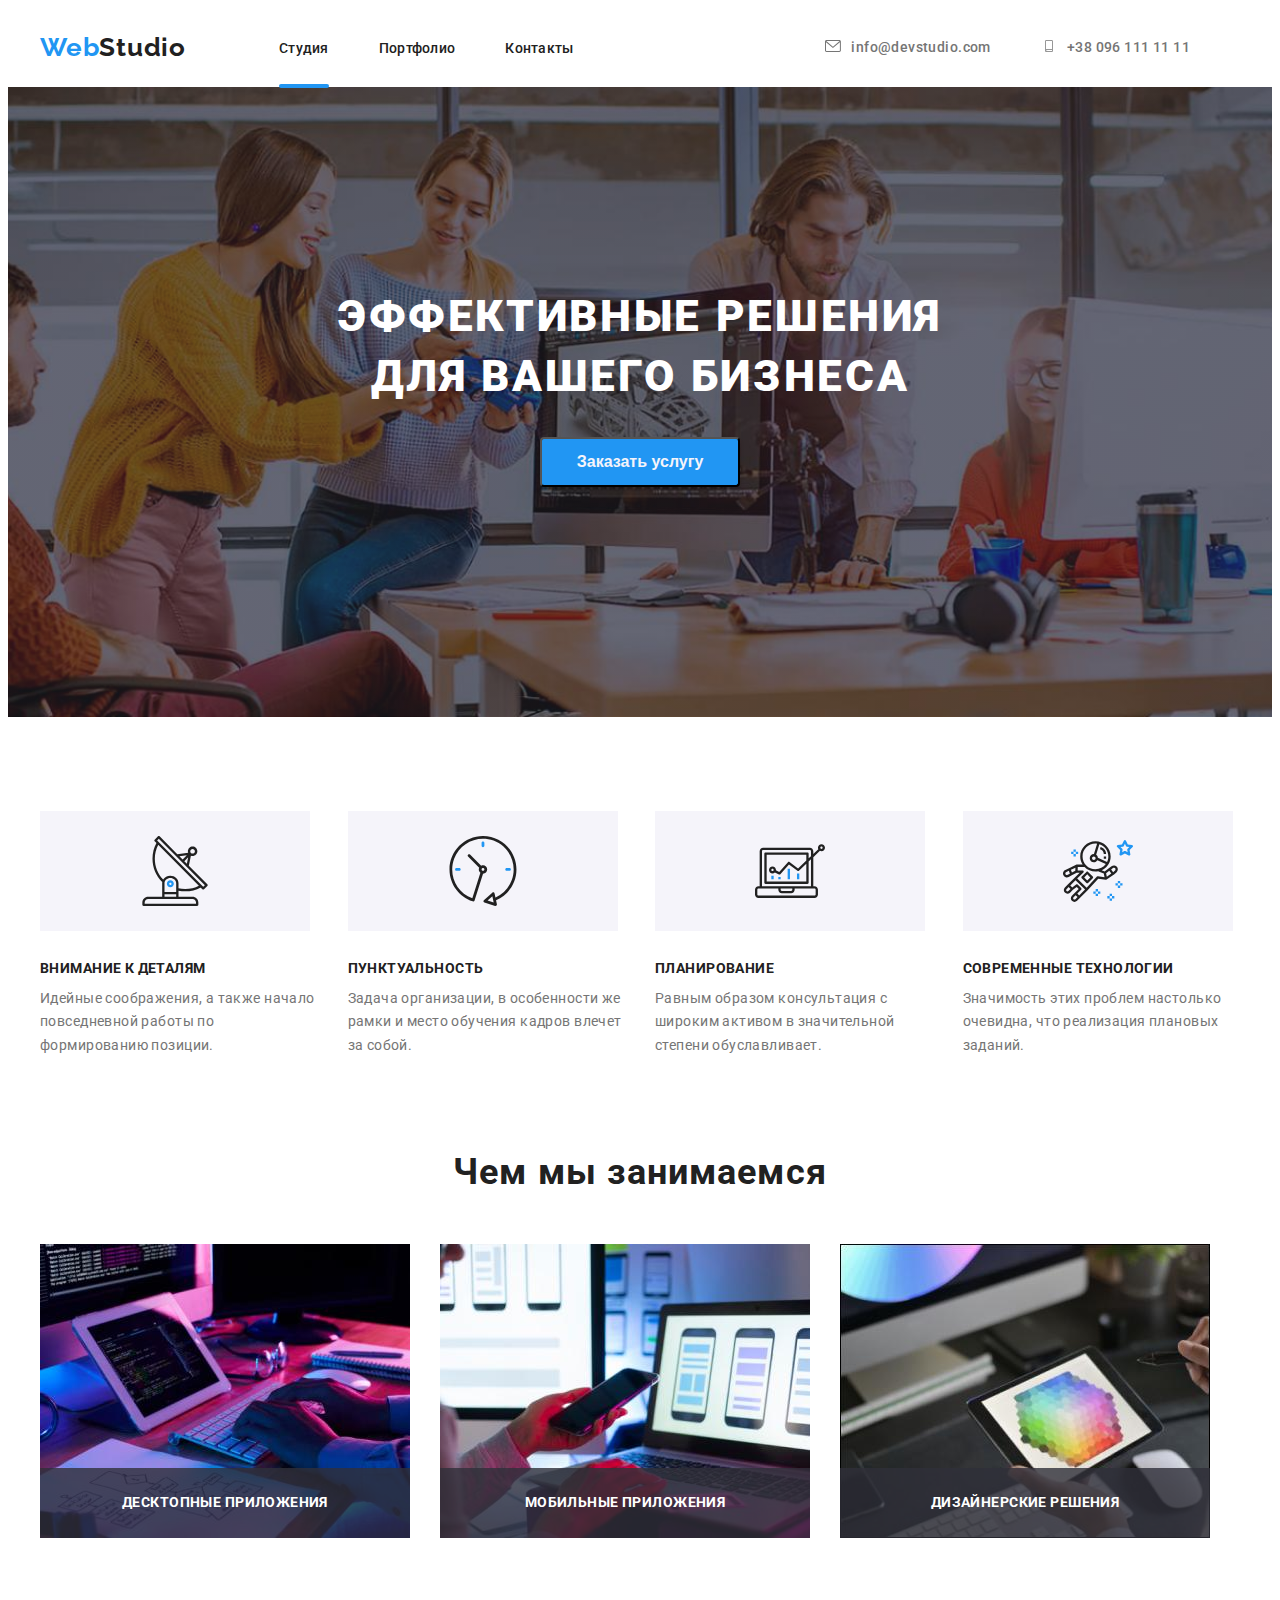
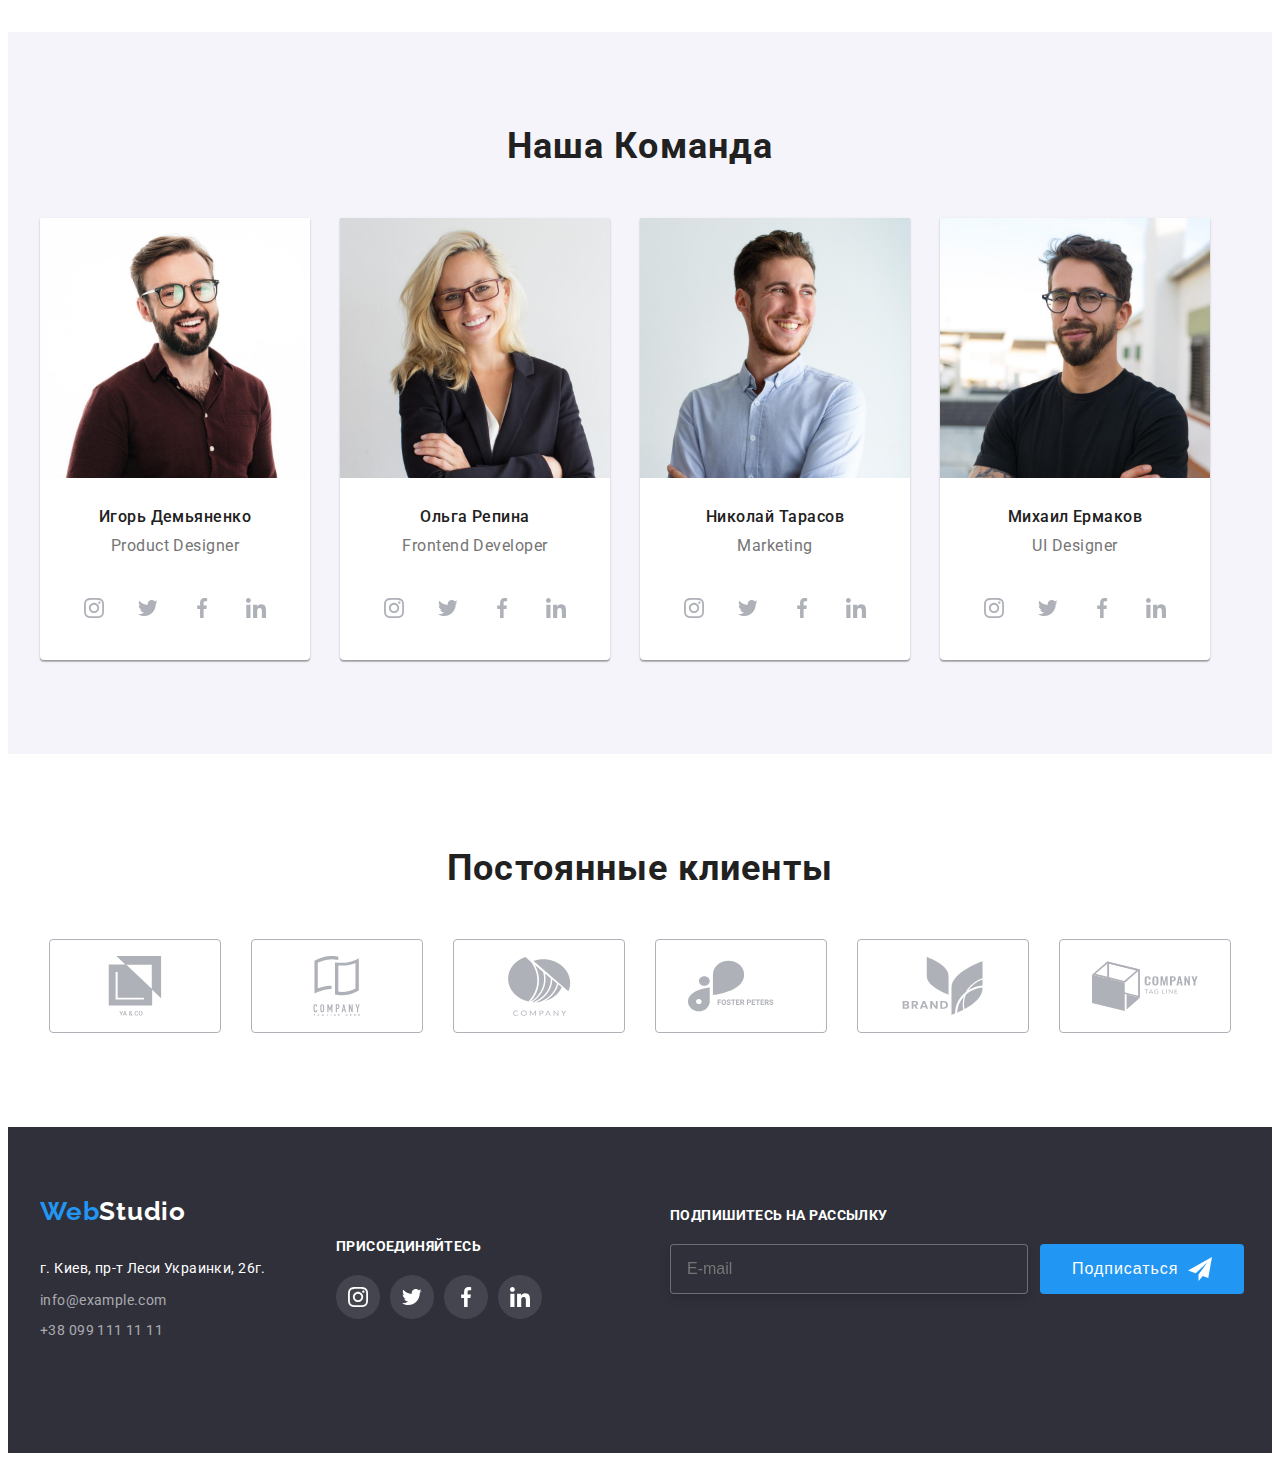
<file: index.html>
<!DOCTYPE html>
<html lang="ru">

<head>
  <meta charset="UTF-8" />
  <meta http-equiv="X-UA-Compatible" content="IE=edge" />
  <meta name="viewport" content="width=device-width, initial-scale=1.0" />
  <title lang="en">Web studio</title>
  <link rel="preconnect" href="https://fonts.googleapis.com" />
  <link rel="preconnect" href="https://fonts.gstatic.com" crossorigin />
  <link href="https://fonts.googleapis.com/css2?family=Raleway:wght@700&family=Roboto:wght@400;500;700;900&display=swap"
    rel="stylesheet" />
  <link rel="stylesheet" href="https://cdnjs.cloudflare.com/ajax/libs/modern-normalize/1.1.0/modern-normalize.min.css"
    integrity="sha512-wpPYUAdjBVSE4KJnH1VR1HeZfpl1ub8YT/NKx4PuQ5NmX2tKuGu6U/JRp5y+Y8XG2tV+wKQpNHVUX03MfMFn9Q=="
    crossorigin="anonymous" referrerpolicy="no-referrer" />
  <link rel="stylesheet" href="css/main.min.css" />

</head>

<body>
  <header class="header">
    <div class="container header-container">
      <nav class="site-nav">
        <div class="logotip">
          <a href="" class="logotip__header-logo link"><span class="logotip__header-logo-web">Web</span>Studio</a>
        </div>
        <ul class="site-nav__list list">
          <li class="site-nav__item list">
            <a class="site-nav__item-link link accent-page" href="index.html">Студия</a>
          </li>
          <li class="site-nav__item list">
            <a class="site-nav__item-link link" href="portfolio.html">Портфолио</a>
          </li>
          <li class="site-nav__item list">
            <a class="site-nav__item-link link" href="">Контакты</a>
          </li>
        </ul>
      </nav>
      <ul class="contact-list list">
        <li class="contact-list__item list">
          <a class="contact-list__link link" href="mailto:info@devstudio.com"><svg class="contact-icon" width="16"
              height="12">
              <use href="./images/sprite-icon.svg#icon-link-mail"></use>
            </svg>info@devstudio.com</a>
        </li>
        <li class="contact-list__item list">
          <a class="contact-list__link link" href="tel:+380961111111"><svg class="contact-icon" width="10" height="16">
              <use href="./images/sprite-icon.svg#icon-link-phone"></use>
            </svg>+38 096 111 11 11</a>
        </li>
      </ul>
    </div>
  </header>
  <main>

    <section class="hero-section">
      <div class="container hero-container">
        <h1 class="hero-title">Эффективные решения для вашего бизнеса</h1>
        <div class="hero-btn">
          <button type="button btn" class="hero-btn__button" data-modal-open>Заказать услугу</button>
        </div>
      </div>
    </section>

    <section class="main-list-section">
      <div class="container main-container">
        <ul class="main-list list">
          <li class="main-list__item">
            <div class="main-list__icon">
              <svg class="main-icon">
                <use href="./images/sprite-icon.svg#icon-antenna">
                </use>
              </svg>
            </div>
            <h3 class="list-title title">Внимание к деталям</h3>
            <p class="main-text">
              Идейные соображения, а также начало повседневной работы по
              формированию позиции.
            </p>
          </li>
          <li class="main-list__item">
            <div class="main-list__icon">
              <svg class="main-icon">
                <use href="./images/sprite-icon.svg#icon-clock">
                </use>
              </svg>
            </div>
            <h3 class="list-title title">Пунктуальность</h3>
            <p class="main-text">
              Задача организации, в особенности же рамки и место обучения
              кадров влечет за собой.
            </p>
          </li>
          <li class="main-list__item">
            <div class="main-list__icon">
              <svg class="main-icon">
                <use href="./images/sprite-icon.svg#icon-diagram">
                </use>
              </svg>
            </div>
            <h3 class="list-title title">Планирование</h3>
            <p class="main-text">
              Равным образом консультация с широким активом в значительной
              степени обуславливает.
            </p>
          </li>
          <li class="main-list__item">
            <div class="main-list__icon">
              <svg class="main-icon">
                <use href="./images/sprite-icon.svg#icon-astronaut">
                </use>
              </svg>
            </div>
            <h3 class="list-title title">Современные технологии</h3>
            <p class="main-text">
              Значимость этих проблем настолько очевидна, что реализация
              плановых заданий.
            </p>
          </li>
        </ul>
    </section>
    </div>

    <section class="project-section">
      <div class="container">
        <h2 class="project-section__title">Чем мы занимаемся</h2>
        <ul class="project-list list">
          <li class="project-list__item">
            <img src="./images/about-1.jpg" alt="набираем сайт" width="370" height="294" />
            <p class="project-list__text">Десктопные приложения</p>
          </li>
          <li class="project-list__item">
            <img src="./images/about-2.jpg" alt="адаптивный сайт" width="370" height="294" />
            <p class="project-list__text">Мобильные приложения</p>
          </li>
          <li class="project-list__item">
            <img src="./images/about-3.jpg" alt="дизайн на планшете" width="370" height="294" />
            <p class="project-list__text">Дизайнерские решения</p>
          </li>
        </ul>
      </div>
    </section>
    <section class="team-section">
      <div class="container team-container">
        <h2 class="team-section__title">Наша Команда</h2>
        <ul class="team-list list">
          <li class="team-list__item">
            <img src="./images/team-1.jpg" alt="дизайнер" width="270" height="260" />
            <div class="team-people-name">
              <h3 class="team-name">Игорь Демьяненко</h3>
              <p class="proffesion" lang="en">Product Designer</p>
              <ul class="social-list list">
                <li class="social-item">
                  <a class="social-link link" href="">
                    <svg class="social-icon">
                      <use href="./images/sprite-icon.svg#icon-instagram"></use>
                    </svg>
                  </a>
                </li>
                <li class="social-item">
                  <a class="social-link link" href="">
                    <svg class="social-icon">
                      <use href="./images/sprite-icon.svg#icon-twitter"></use>
                    </svg>
                  </a>
                </li>
                <li class="social-item">
                  <a class="social-link link" href="">
                    <svg class="social-icon">
                      <use href="./images/sprite-icon.svg#icon-facebook"></use>
                    </svg>
                  </a>
                </li>
                <li class="social-item">
                  <a class="social-link link" href="">
                    <svg class="social-icon">
                      <use href="./images/sprite-icon.svg#icon-linkedin"></use>
                    </svg>
                  </a>
                </li>

              </ul>
            </div>
          </li>
          <li class="team-list__item">
            <img src="./images/team-2.jpg" alt="разработчик" width="270" height="260" />
            <div class="team-people-name">
              <h3 class="team-name">Ольга Репина</h3>
              <p class="proffesion" lang="en">Frontend Developer</p>
              <ul class="team-list social-list list">
                <li class="social-item">
                  <a class="social-link link" href="">
                    <svg class="social-icon">
                      <use href="./images/sprite-icon.svg#icon-instagram"></use>
                    </svg>
                  </a>
                </li>
                <li class="social-item">
                  <a class="social-link link" href="">
                    <svg class="social-icon">
                      <use href="./images/sprite-icon.svg#icon-twitter"></use>
                    </svg>
                  </a>
                </li>
                <li class="social-item">
                  <a class="social-link link" href="">
                    <svg class="social-icon">
                      <use href="./images/sprite-icon.svg#icon-facebook"></use>
                    </svg>
                  </a>
                </li>
                <li class="social-item">
                  <a class="social-link link" href="">
                    <svg class="social-icon">
                      <use href="./images/sprite-icon.svg#icon-linkedin"></use>
                    </svg>
                  </a>
                </li>

              </ul>
            </div>
          </li>
          <li class="team-list__item">
            <img src="./images/team-3.jpg" alt="маркетинг" width="270" height="260" />
            <div class="team-people-name">
              <h3 class="team-name">Николай Тарасов</h3>
              <p class="proffesion" lang="en">Marketing</p>
              <ul class="team-list social-list list">
                <li class="social-item">
                  <a class="social-link link" href="">
                    <svg class="social-icon">
                      <use href="./images/sprite-icon.svg#icon-instagram"></use>
                    </svg>
                  </a>
                </li>
                <li class="social-item">
                  <a class="social-link link" href="">
                    <svg class="social-icon">
                      <use href="./images/sprite-icon.svg#icon-twitter"></use>
                    </svg>
                  </a>
                </li>
                <li class="social-item">
                  <a class="social-link link" href="">
                    <svg class="social-icon">
                      <use href="./images/sprite-icon.svg#icon-facebook"></use>
                    </svg>
                  </a>
                </li>
                <li class="social-item">
                  <a class="social-link link" href="">
                    <svg class="social-icon">
                      <use href="./images/sprite-icon.svg#icon-linkedin"></use>
                    </svg>
                  </a>
                </li>

              </ul>
            </div>
          </li>
          <li class="team-list__item">
            <img src="./images/team-4.jpg" alt="дизайнер" width="270" height="260" />
            <div class="team-people-name">
              <h3 class="team-name">Михаил Ермаков</h3>
              <p class="proffesion" lang="en">UI Designer</p>
              <ul class="team-list social-list list">
                <li class="social-item">
                  <a class="social-link link" href="">
                    <svg class="social-icon">
                      <use href="./images/sprite-icon.svg#icon-instagram"></use>
                    </svg>
                  </a>
                </li>
                <li class="social-item">
                  <a class="social-link link" href="">
                    <svg class="social-icon">
                      <use href="./images/sprite-icon.svg#icon-twitter"></use>
                    </svg>
                  </a>
                </li>
                <li class="social-item">
                  <a class="social-link link" href="">
                    <svg class="social-icon">
                      <use href="./images/sprite-icon.svg#icon-facebook"></use>
                    </svg>
                  </a>
                </li>
                <li class="social-item">
                  <a class="social-link link" href="">
                    <svg class="social-icon">
                      <use href="./images/sprite-icon.svg#icon-linkedin"></use>
                    </svg>
                  </a>
                </li>

              </ul>
            </div>
          </li>

        </ul>
      </div>
    </section>
    <section class="clients-section">
      <div class="clients-container conatainer">
        <h1 class="clients-section__title">Постоянные клиенты</h1>
        <ul class="clients-list list">
          <li class="clients-list__item">
            <a class="clients-link link" href="">
              <svg class="clients-link__icon">
                <use href="./images/sprite-icon.svg#icon-clints-1"></use>
              </svg>
            </a>
          </li>
          <li class="clients-list__item">
            <a class="clients-link link" href="">
              <svg class="clients-link__icon">
                <use href="./images/sprite-icon.svg#icon-clints-2"></use>
              </svg>
            </a>
          </li>
          <li class="clients-list__item">
            <a class="clients-link link" href="">
              <svg class="clients-link__icon">
                <use href="./images/sprite-icon.svg#icon-clints-3"></use>
              </svg>
            </a>
          </li>
          <li class="clients-list__item">
            <a class="clients-link link" href="">
              <svg class="clients-link__icon">
                <use href="./images/sprite-icon.svg#icon-clints-4"></use>
              </svg>
            </a>
          </li>
          <li class="clients-list__item">
            <a class="clients-link link" href="">
              <svg class="clients-link__icon">
                <use href="./images/sprite-icon.svg#icon-clints-5"></use>
              </svg>
            </a>
          </li>
          <li class="clients-list__item">
            <a class="clients-link link" href="">
              <svg class="clients-link__icon">
                <use href="./images/sprite-icon.svg#icon-clints-6"></use>
              </svg>
            </a>
          </li>
        </ul>
      </div>
    </section>
  </main>
  <footer class="footer list">
    <div class="container footer-container">
      <address>
        <div class="footer-logo">
          <a class="footer-logo_link link" href=""><span class="logotip__header-logo-web">Web</span>Studio</a>
        </div>
        <ul class="list contact footer-link">
          <li class="footer-item">
            <a class="address link" href="">г. Киев, пр-т Леси Украинки, 26г.</a>
          </li>
          <li class="footer-item__link">
            <a class="contact-link footer-contact link" href="mailto:info@example.com">info@example.com</a>
          </li>
          <li class="footer-item__link">
            <a class="contact-link footer-contact link" href="tel:+380991111111">+38 099 111 11 11</a>
          </li>
        </ul>
      </address>
      <div class="footer-social-container">
        <h3 class="footer-title">ПРИСОЕДИНЯЙТЕСЬ</h3>
        <ul class="footer-social-list list">
          <li class="footer-social-list__item footer-item">
            <a class="footer-social-link" href="">
              <svg class="footer-icon">
                <use href="./images/sprite-icon.svg#icon-instagram"></use>
              </svg>
            </a>
          </li>
          <li class="footer-social-list__item">
            <a class="footer-social-link" href="">
              <svg class="footer-icon">
                <use href="./images/sprite-icon.svg#icon-twitter"></use>
              </svg>
            </a>
          </li>
          <li class="footer-social-list__item">
            <a class="footer-social-link" href="">
              <svg class="footer-icon">
                <use href="./images/sprite-icon.svg#icon-facebook"></use>
              </svg>
            </a>
          </li>
          <li class="footer-social-list__item">
            <a class="footer-social-link" href="">
              <svg class="footer-icon">
                <use href="./images/sprite-icon.svg#icon-linkedin"></use>
              </svg>
            </a>
          </li>
        </ul>
      </div>
      <div class="footer-form">
        <p class="footer-form__title">Подпишитесь на рассылку</p>
        <form action class="form-email">
          <input type="email" class="form-in-email" name="email" id="email" placeholder="E-mail">
          <button type="submit" class="form-button">Подписаться
            <svg class="form-svg">
              <use href="./images/sprite-icon.svg#icon-icon-send"></use>
            </svg>
          </button>
        </form>
      </div>
    </div>
  </footer>
  <div class="backbox is-hidden" data-modal="">
    <div class="modal">
      <button type="button" class="close-btn" data-modal-close="">
        <svg class="close-svg">
          <use href="./images/sprite-icon.svg#icon-close"></use>
        </svg>
      </button>
      <p class="modal-title">Оставьте свои данные, мы вам перезвоним</p>
      <form action class="modal-form-list">
        <div class="modal-form-item">
          <label for="user-name" class="modal-text-item">Имя</label>
          <input type="text" name="user-name" id="user-name" required class="modal-list-contact">
          <span class="modal-svg">
            <svg class="modal-contact-svg">
              <use href="./images/sprite-icon.svg#icon-Vector"></use>
            </svg>
          </span>
        </div>
        <div class="modal-form-item">
          <label for="user-tel" class="modal-text-item">Телефон</label>
          <input type="tel" name="user-tel" id="user-tel" required class="modal-list-contact">
          <span class="modal-svg">
            <svg class="modal-contact-svg">
              <use href="./images/sprite-icon.svg#icon-phonemodal"></use>
            </svg>
          </span>
        </div>
        <div class="modal-form-item">
          <label for="user-email" class="modal-text-item">Почта</label>
          <input type="email" name="user-email" id="user-email" required class="modal-list-contact">
          <span class="modal-svg">
            <svg class="modal-contact-svg">
              <use href="./images/sprite-icon.svg#icon-mailmodal"></use>
            </svg>
          </span>
        </div>
        <div class="user-coment-form">
          <label for="user-coment" class="modal-text-item">Комментарий</label>
          <textarea name="user-coment" id="user-coment" placeholder="Введите текст" class="text-area"></textarea>
        </div>
        <input type="checkbox" id="modal-checkbox" class="modal-checkbox form-checkbox">
        <label for="modal-checkbox" class="checkbox-text">
          <span>
            <svg width="11px" height="8px" class="modal-checkbox-svg">
              <use href="./images/sprite-icon.svg#icon-icon-check"></use>
            </svg>
          </span> Соглашаюсь с рассылкой и принимаю
          <a href="" class="modal-checbox-link">Условия договора</a>
        </label>
        <button type="submit" class="button-modal-list">Отправить</button>
      </form>
    </div>
  </div>
  <script src="./js/modal.js"></script>
</body>

</html>
</file>
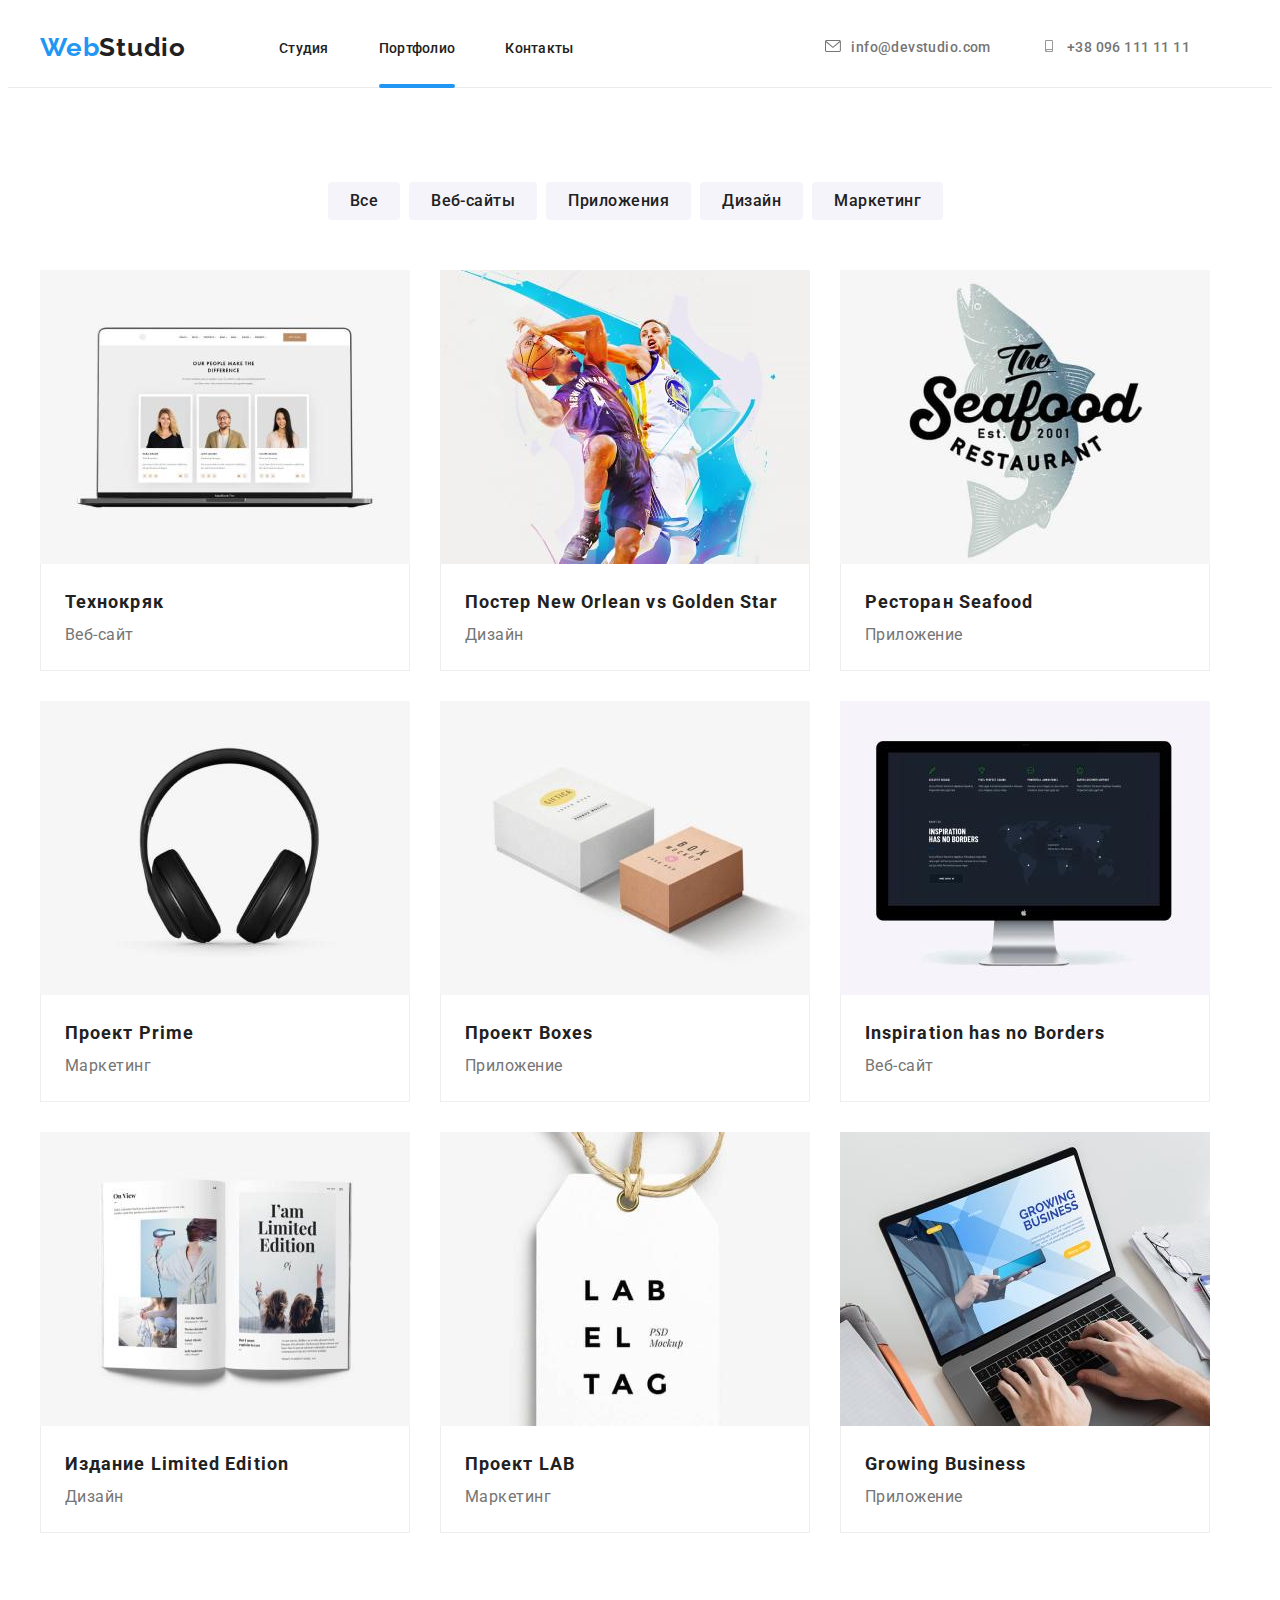
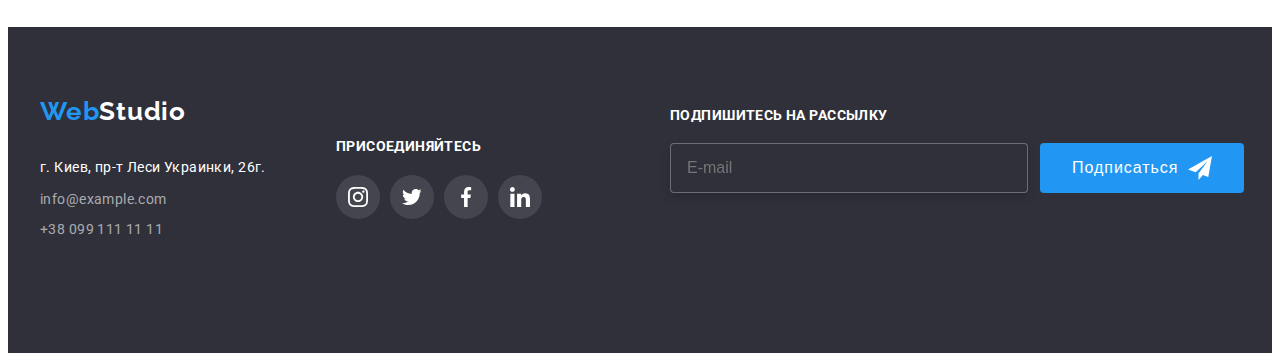
<file: portfolio.html>
<!DOCTYPE html>
<html lang="ru">

<head>
  <meta charset="UTF-8" />
  <meta http-equiv="X-UA-Compatible" content="IE=edge" />
  <meta name="viewport" content="width=device-width, initial-scale=1.0" />
  <title lang="en">Portfolio</title>
  <link rel="preconnect" href="https://fonts.googleapis.com" />
  <link rel="preconnect" href="https://fonts.gstatic.com" crossorigin />
  <link href="https://fonts.googleapis.com/css2?family=Raleway:wght@700&family=Roboto:wght@400;500;700;900&display=swap"
    rel="stylesheet" />
  <link rel="stylesheet" href="https://cdnjs.cloudflare.com/ajax/libs/modern-normalize/1.1.0/modern-normalize.min.css"
    integrity="sha512-wpPYUAdjBVSE4KJnH1VR1HeZfpl1ub8YT/NKx4PuQ5NmX2tKuGu6U/JRp5y+Y8XG2tV+wKQpNHVUX03MfMFn9Q=="
    crossorigin="anonymous" referrerpolicy="no-referrer" />
  <link rel="stylesheet" href="css/main.min.css" />
</head>

<body>
  <header class="header-section">
    <div class="container header-container">
      <nav class="site-nav">
        <div class="logotip">
          <a href="" class="logotip__header-logo link"><span class="logotip__header-logo-web">Web</span>Studio</a>
        </div>
        <ul class="site-nav__list list">
          <li class="site-nav__item list">
            <a class="site-nav__item-link link" href="index.html">Студия</a>
          </li>
          <li class="site-nav__item list">
            <a class="site-nav__item-link accent-page link" href="portfolio.html">Портфолио</a>
          </li>
          <li class="site-nav__item list">
            <a class="site-nav__item-link link" href="">Контакты</a>
          </li>
        </ul>
      </nav>
      <ul class="contact-list list">
        <li class="contact-list__item list">
          <a class="contact-list__link link" href="mailto:info@devstudio.com"><svg class="contact-icon" width="16"
              height="12">
              <use href="./images/sprite-icon.svg#icon-link-mail"></use>
            </svg>info@devstudio.com</a>
        </li>
        <li class="contact-list__item list">
          <a class="contact-list__link link" href="tel:+380961111111"><svg class="contact-icon" width="10" height="16">
              <use href="./images/sprite-icon.svg#icon-link-phone"></use>
            </svg>+38 096 111 11 11</a>
        </li>
      </ul>
    </div>
  </header>
  <main>
    <section class="portfolio-section">

      <h2 hidden>main-nav</h2>
      <div class="container button-container">
        <ul class="button-list list">
          <li class="btn-item">
            <button class="button-prof btn" type="button">Все</button>
          </li>
          <li class="btn-item">
            <button class="button-prof btn" type="button">Веб-сайты</button>
          </li>
          <li class="btn-item">
            <button class="button-prof btn" type="button">
              Приложения
            </button>
          </li>
          <li class="btn-item">
            <button class="button-prof btn" type="button">Дизайн</button>
          </li>
          <li class="btn-item">
            <button class="button-prof btn" type="button">Маркетинг</button>
          </li>
        </ul>
      </div>
      <div class="project-container cotainer">
        <h2 hidden>Project</h2>
        <ul class="projects-list">
          <li class="project-item">
            <div class="project-cart">
              <a class="project-link" href="">
                <img src="./images/project-1.jpg" alt="Ноутбук" width="370" height="294" />
                <p class="top-project-text">Технокряк это современная площадка распространения коронавируса. Компании
                  используют эту платформу для цифрового шпионажа и атак на защищённые сервера конкурентов.</p>
            </div>
            <div class="pjoject-text">
              <h3 class="project-name">Технокряк</h3>
              <p class="project-title">Веб-сайт</p></a>
            </div>
          </li>
          <li class="project-item">
            <div class="project-cart">
              <a class="project-link" href="">
                <img src="./images/project-2.jpg" alt="Баскетболисты" width="370" height="294" />
                <p class="top-project-text">Технокряк это современная площадка распространения коронавируса. Компании
                  используют эту платформу для цифрового шпионажа и атак на защищённые сервера конкурентов.</p>
            </div>
            <div class="pjoject-text">
              <h3 class="project-name">Постер New Orlean vs Golden Star</h3>
              <p class="project-title">Дизайн</p></a>
            </div>
          </li>
          <li class="project-item">
            <div class="project-cart">
              <a class="project-link" href="">
                <img src="./images/project-3.jpg" alt="Логотип с рыбой" width="370" height="294" />
                <p class="top-project-text">Технокряк это современная площадка распространения коронавируса. Компании
                  используют эту платформу для цифрового шпионажа и атак на защищённые сервера конкурентов.</p>
            </div>
            <div class="pjoject-text">
              <h3 class="project-name">Ресторан Seafood</h3>
              <p class="project-title">Приложение</p>
              </a>
            </div>
          </li>
          <li class="project-item">
            <div class="project-cart">
              <a class="project-link" href=""><img src="./images/project-4.jpg" alt="Наушники" width="370"
                  height="294" />
                <p class="top-project-text">Технокряк это современная площадка распространения коронавируса. Компании
                  используют эту платформу для цифрового шпионажа и атак на защищённые сервера конкурентов.</p>
            </div>
            <div class="pjoject-text">
              <h3 class="project-name">Проект Prime</h3>
              <p class="project-title">Маркетинг</p></a>
            </div>
          </li>
          <li class="project-item">
            <div class="project-cart">
              <a class="project-link" href="">
                <img src="./images/project-5.jpg" alt="Коробки" width="370" height="294" />
                <p class="top-project-text">Технокряк это современная площадка распространения коронавируса. Компании
                  используют эту платформу для цифрового шпионажа и атак на защищённые сервера конкурентов.</p>
            </div>
            <div class="pjoject-text">
              <h3 class="project-name">Проект Boxes</h3>
              <p class="project-title">Приложение</p></a>
            </div>
          </li>
          <li class="project-item">
            <div class="project-cart">
              <a class="project-link" href=""><img src="./images/project-6.jpg" alt="Монитор" width="370"
                  height="294" />
                <p class="top-project-text">Технокряк это современная площадка распространения коронавируса. Компании
                  используют эту платформу для цифрового шпионажа и атак на защищённые сервера конкурентов.</p>
            </div>
            <div class="pjoject-text">
              <h3 class="project-name">Inspiration has no Borders</h3>
              <p class="project-title">Веб-сайт</p>
              </a>
            </div>
          </li>
          <li class="project-item">
            <div class="project-cart">
              <a class="project-link" href=""><img src="./images/project-7.jpg" alt="Книга" width="370" height="294" />
                <p class="top-project-text">Технокряк это современная площадка распространения коронавируса. Компании
                  используют эту платформу для цифрового шпионажа и атак на защищённые сервера конкурентов.</p>
            </div>
            <div class="pjoject-text">
              <h3 class="project-name">Издание Limited Edition</h3>
              <p class="project-title">Дизайн</p>
              </a>
            </div>
          </li>
          <li class="project-item">
            <div class="project-cart">
              <a class="project-link" href="">
                <img src="./images/project-8.jpg" alt="Бирка" width="370" height="294" />
                <p class="top-project-text">Технокряк это современная площадка распространения коронавируса. Компании
                  используют эту платформу для цифрового шпионажа и атак на защищённые сервера конкурентов.</p>
            </div>
            <div class="pjoject-text">
              <h3 class="project-name">Проект LAB</h3>
              <p class="project-title">Маркетинг</p>
              </a>
            </div>
          </li>
          <li class="project-item">
            <div class="project-cart">
              <a class="project-link" href="">
                <img src="./images/project-9.jpg" alt="Ноутбук" width="370" height="294" />
                <p class="top-project-text">Технокряк это современная площадка распространения коронавируса. Компании
                  используют эту платформу для цифрового шпионажа и атак на защищённые сервера конкурентов.</p>
            </div>
            <div class="pjoject-text">
              <h3 class="project-name">Growing Business</h3>
              <p class="project-title">Приложение</p>
              </a>
            </div>
          </li>
        </ul>
      </div>
      </div>
    </section>
  </main>
  <footer class="footer list">
    <div class="container footer-container">
      <address>
        <div class="footer-logo">
          <a class="footer-logo_link link" href=""><span class="logotip__header-logo-web">Web</span>Studio</a>
        </div>
        <ul class="list contact footer-link">
          <li class="footer-item">
            <a class="address link" href="">г. Киев, пр-т Леси Украинки, 26г.</a>
          </li>
          <li class="footer-item__link">
            <a class="contact-link footer-contact link" href="mailto:info@example.com">info@example.com</a>
          </li>
          <li class="footer-item__link">
            <a class="contact-link footer-contact link" href="tel:+380991111111">+38 099 111 11 11</a>
          </li>
        </ul>
      </address>
      <div class="footer-social-container">
        <h3 class="footer-title">ПРИСОЕДИНЯЙТЕСЬ</h3>
        <ul class="footer-social-list list">
          <li class="footer-social-list__item footer-item">
            <a class="footer-social-link" href="">
              <svg class="footer-icon">
                <use href="./images/sprite-icon.svg#icon-instagram"></use>
              </svg>
            </a>
          </li>
          <li class="footer-social-list__item">
            <a class="footer-social-link" href="">
              <svg class="footer-icon">
                <use href="./images/sprite-icon.svg#icon-twitter"></use>
              </svg>
            </a>
          </li>
          <li class="footer-social-list__item">
            <a class="footer-social-link" href="">
              <svg class="footer-icon">
                <use href="./images/sprite-icon.svg#icon-facebook"></use>
              </svg>
            </a>
          </li>
          <li class="footer-social-list__item">
            <a class="footer-social-link" href="">
              <svg class="footer-icon">
                <use href="./images/sprite-icon.svg#icon-linkedin"></use>
              </svg>
            </a>
          </li>
        </ul>
      </div>
      <div class="footer-form">
        <p class="footer-form__title">Подпишитесь на рассылку</p>
        <form action class="form-email">
          <input type="email" class="form-in-email" name="email" id="email" placeholder="E-mail">
          <button type="submit" class="form-button">Подписаться
            <svg class="form-svg">
              <use href="./images/sprite-icon.svg#icon-icon-send"></use>
            </svg>
          </button>
        </form>
      </div>
    </div>
  </footer>
</body>

</html>
</file>
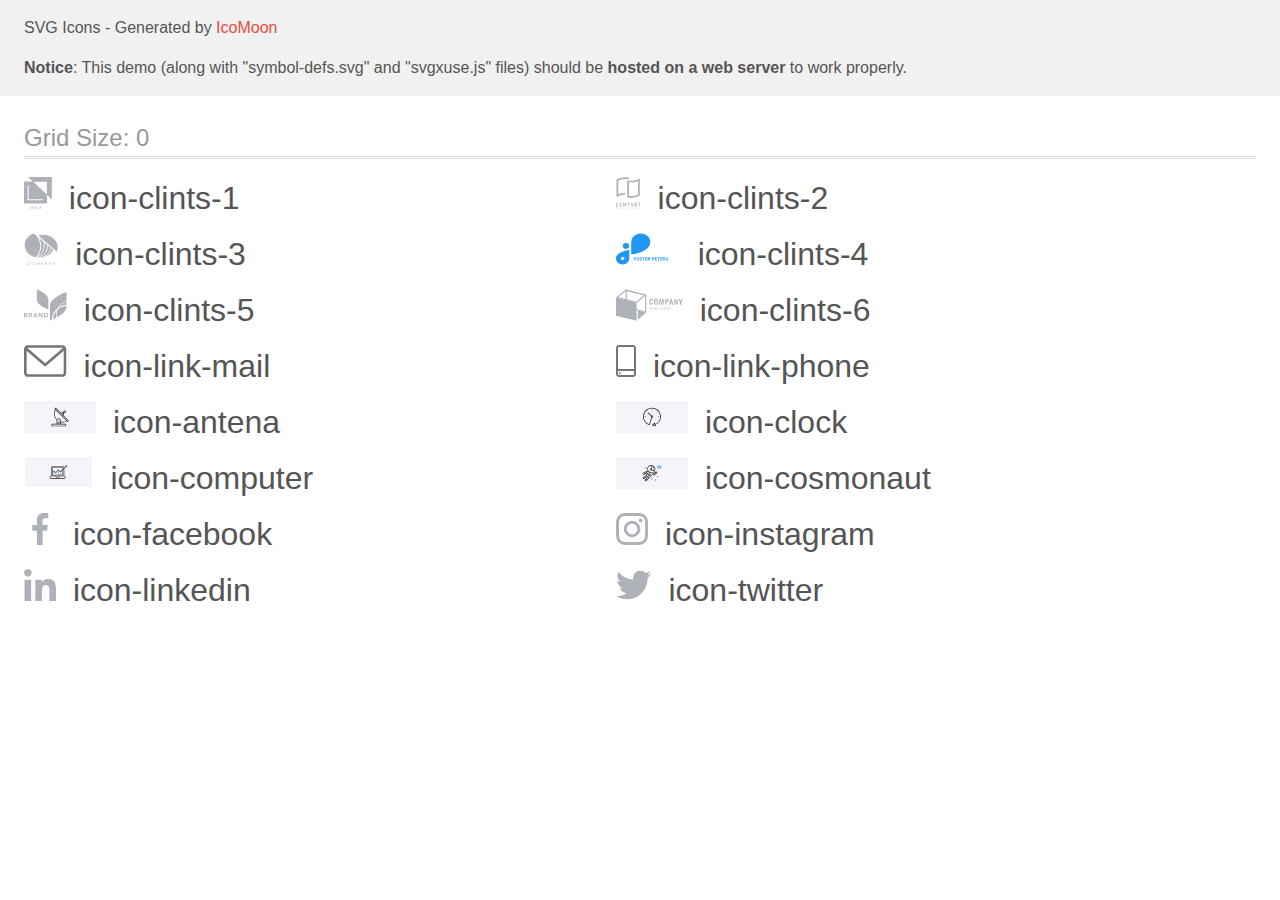
<file: images/icomoon/demo-external-svg.html>
<!doctype html>
<html>
<head>
    <title>IcoMoon - SVG Icons</title>
    <meta charset="utf-8">
    <meta name="viewport" content="width=device-width, initial-scale=1">
    <link rel="stylesheet" href="demo-files/demo.css">
    <link rel="stylesheet" href="style.css">
</head>
<body>
<header class="bgc1 clearfix">
<div class="mhl">
    <p>SVG Icons - Generated by <a href="https://icomoon.io/app">IcoMoon</a></p><p><strong>Notice</strong>: This demo (along with "symbol-defs.svg" and "svgxuse.js" files) should be <b>hosted on a web server</b> to work properly.</p>
</div>
</header>
    <div class="clearfix mhl ptl">
        <h1 class="mvm mtn fgc1">Grid Size: 0</h1>
        <div class="glyph fs1">
            <div class="clearfix pbs">
                <svg class="icon icon-clints-1"><use xlink:href="symbol-defs.svg#icon-clints-1"></use></svg><span class="name"> icon-clints-1</span>
            </div>
        </div>
        <div class="glyph fs1">
            <div class="clearfix pbs">
                <svg class="icon icon-clints-2"><use xlink:href="symbol-defs.svg#icon-clints-2"></use></svg><span class="name"> icon-clints-2</span>
            </div>
        </div>
        <div class="glyph fs1">
            <div class="clearfix pbs">
                <svg class="icon icon-clints-3"><use xlink:href="symbol-defs.svg#icon-clints-3"></use></svg><span class="name"> icon-clints-3</span>
            </div>
        </div>
        <div class="glyph fs1">
            <div class="clearfix pbs">
                <svg class="icon icon-clints-4"><use xlink:href="symbol-defs.svg#icon-clints-4"></use></svg><span class="name"> icon-clints-4</span>
            </div>
        </div>
        <div class="glyph fs1">
            <div class="clearfix pbs">
                <svg class="icon icon-clints-5"><use xlink:href="symbol-defs.svg#icon-clints-5"></use></svg><span class="name"> icon-clints-5</span>
            </div>
        </div>
        <div class="glyph fs1">
            <div class="clearfix pbs">
                <svg class="icon icon-clints-6"><use xlink:href="symbol-defs.svg#icon-clints-6"></use></svg><span class="name"> icon-clints-6</span>
            </div>
        </div>
        <div class="glyph fs1">
            <div class="clearfix pbs">
                <svg class="icon icon-link-mail"><use xlink:href="symbol-defs.svg#icon-link-mail"></use></svg><span class="name"> icon-link-mail</span>
            </div>
        </div>
        <div class="glyph fs1">
            <div class="clearfix pbs">
                <svg class="icon icon-link-phone"><use xlink:href="symbol-defs.svg#icon-link-phone"></use></svg><span class="name"> icon-link-phone</span>
            </div>
        </div>
        <div class="glyph fs1">
            <div class="clearfix pbs">
                <svg class="icon icon-antena"><use xlink:href="symbol-defs.svg#icon-antena"></use></svg><span class="name"> icon-antena</span>
            </div>
        </div>
        <div class="glyph fs1">
            <div class="clearfix pbs">
                <svg class="icon icon-clock"><use xlink:href="symbol-defs.svg#icon-clock"></use></svg><span class="name"> icon-clock</span>
            </div>
        </div>
        <div class="glyph fs1">
            <div class="clearfix pbs">
                <svg class="icon icon-computer"><use xlink:href="symbol-defs.svg#icon-computer"></use></svg><span class="name"> icon-computer</span>
            </div>
        </div>
        <div class="glyph fs1">
            <div class="clearfix pbs">
                <svg class="icon icon-cosmonaut"><use xlink:href="symbol-defs.svg#icon-cosmonaut"></use></svg><span class="name"> icon-cosmonaut</span>
            </div>
        </div>
        <div class="glyph fs1">
            <div class="clearfix pbs">
                <svg class="icon icon-facebook"><use xlink:href="symbol-defs.svg#icon-facebook"></use></svg><span class="name"> icon-facebook</span>
            </div>
        </div>
        <div class="glyph fs1">
            <div class="clearfix pbs">
                <svg class="icon icon-instagram"><use xlink:href="symbol-defs.svg#icon-instagram"></use></svg><span class="name"> icon-instagram</span>
            </div>
        </div>
        <div class="glyph fs1">
            <div class="clearfix pbs">
                <svg class="icon icon-linkedin"><use xlink:href="symbol-defs.svg#icon-linkedin"></use></svg><span class="name"> icon-linkedin</span>
            </div>
        </div>
        <div class="glyph fs1">
            <div class="clearfix pbs">
                <svg class="icon icon-twitter"><use xlink:href="symbol-defs.svg#icon-twitter"></use></svg><span class="name"> icon-twitter</span>
            </div>
        </div>
  </div>
<script defer src="svgxuse.js"></script>
</body>
</html>
</file>
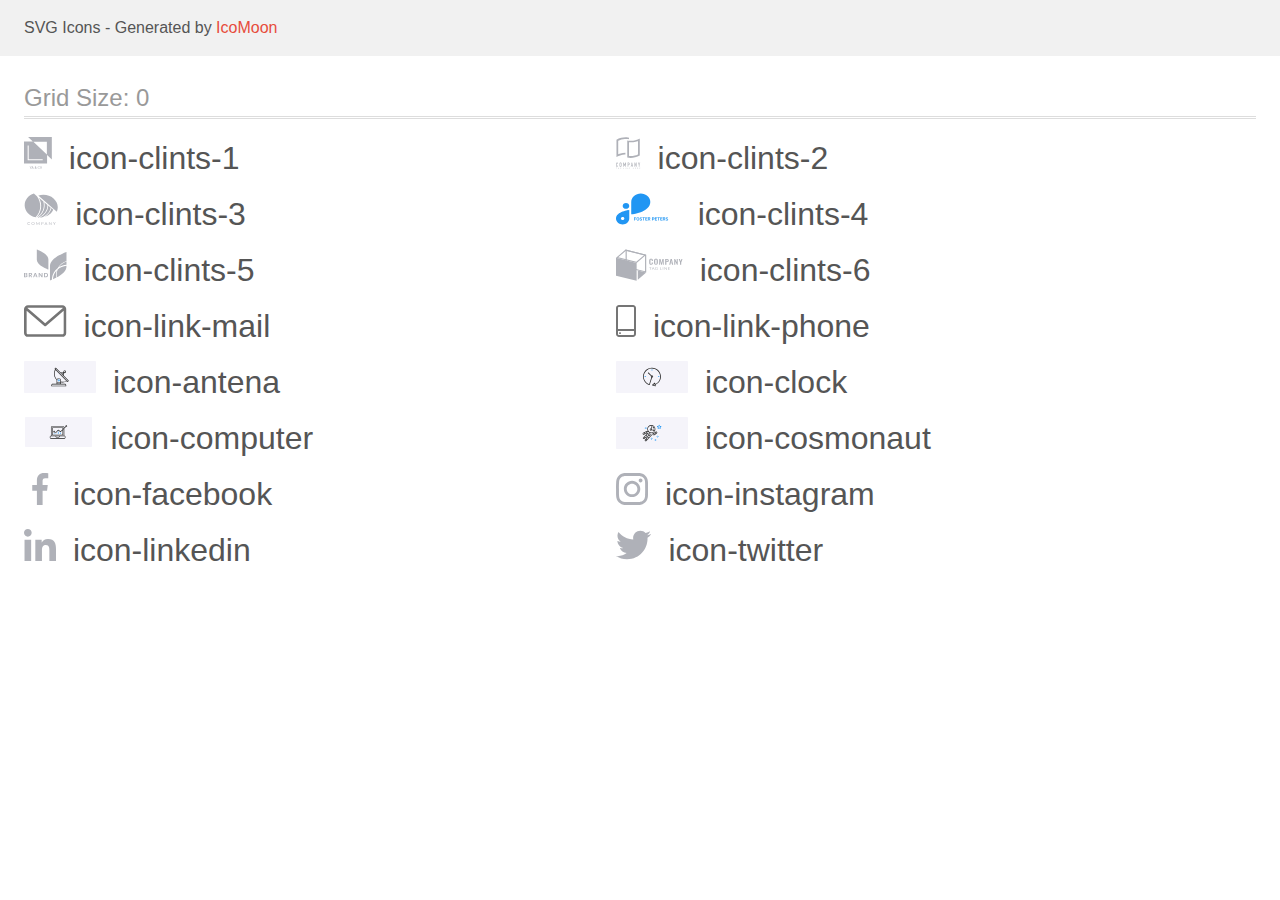
<file: images/icomoon/demo.html>
<!doctype html>
<html>
<head>
    <title>IcoMoon - SVG Icons</title>
    <meta charset="utf-8">
    <meta name="viewport" content="width=device-width, initial-scale=1">
    <link rel="stylesheet" href="demo-files/demo.css">
    <link rel="stylesheet" href="style.css">
</head>
<body>
<svg aria-hidden="true" style="position: absolute; width: 0; height: 0; overflow: hidden;" version="1.1" xmlns="http://www.w3.org/2000/svg" xmlns:xlink="http://www.w3.org/1999/xlink">
<defs>
<symbol id="icon-clints-1" viewBox="0 0 28 32">
<path fill="#afb1b8" style="fill: var(--color1, #afb1b8)" d="M4.085 0l4.771 4.517-8.857-0.005v21.915h23.149v-8.379l4.766 4.512v-22.559h-23.83zM22.939 17.517l-13.528-12.807h13.528v12.807zM18.739 23.22h-15.076v-14.738h1.066v13.74h14.011v0.997zM7.224 29.345l-0.557 1.147-0.557-1.147h-0.467l0.813 1.529v0.891h0.422v-0.891l0.811-1.529h-0.465zM7.924 31.765l0.196-0.564h0.938l0.197 0.564h0.439l-0.916-2.42h-0.378l-0.914 2.42h0.437zM8.588 29.859l0.351 1.004h-0.701l0.351-1.004zM10.806 30.804c-0.057 0.085-0.091 0.19-0.091 0.303 0 0.001 0 0.003 0 0.004v-0c0 0.204 0.072 0.37 0.214 0.497s0.336 0.19 0.575 0.19c0.239 0 0.445-0.065 0.618-0.195l0.136 0.161h0.468l-0.355-0.421c0.14-0.191 0.209-0.435 0.209-0.733h-0.351c0 0.163-0.034 0.311-0.101 0.444l-0.468-0.552 0.165-0.12c0.1-0.068 0.184-0.152 0.249-0.249l0.002-0.003c0.048-0.079 0.076-0.174 0.076-0.275 0-0.001 0-0.003-0-0.004v0c0-0.003 0-0.006 0-0.009 0-0.149-0.065-0.283-0.169-0.374l-0.001-0c-0.108-0.097-0.251-0.157-0.408-0.157-0.008 0-0.017 0-0.025 0l0.001-0c-0.195 0-0.35 0.056-0.465 0.166s-0.173 0.259-0.173 0.449c0 0.078 0.018 0.157 0.054 0.241 0.038 0.083 0.104 0.184 0.197 0.302-0.179 0.129-0.3 0.24-0.36 0.334zM11.898 31.34c-0.104 0.084-0.237 0.135-0.382 0.136h-0c-0.006 0-0.013 0-0.020 0-0.104 0-0.199-0.040-0.27-0.106l0 0c-0.067-0.066-0.108-0.157-0.108-0.259 0-0.005 0-0.009 0-0.014l-0 0.001c0-0.129 0.067-0.245 0.2-0.346l0.052-0.037 0.528 0.624zM11.464 30.267c-0.114-0.141-0.172-0.257-0.172-0.351 0-0.081 0.024-0.148 0.070-0.201 0.044-0.049 0.107-0.081 0.178-0.081 0.004 0 0.007 0 0.010 0l-0.001-0c0.003-0 0.006-0 0.009-0 0.067 0 0.127 0.026 0.173 0.068l-0-0c0.048 0.045 0.072 0.099 0.072 0.161 0 0.003 0 0.006 0 0.009 0 0.090-0.040 0.171-0.103 0.226l-0 0-0.052 0.041-0.184 0.127zM15.404 31.582c0.166-0.145 0.261-0.347 0.286-0.605h-0.419c-0.022 0.173-0.075 0.296-0.158 0.37s-0.208 0.112-0.372 0.112c-0.18 0-0.318-0.069-0.412-0.206s-0.14-0.337-0.14-0.599v-0.214c0.003-0.259 0.052-0.453 0.15-0.587 0.099-0.134 0.24-0.201 0.422-0.201 0.157 0 0.276 0.039 0.357 0.116s0.133 0.202 0.153 0.376h0.419c-0.027-0.265-0.121-0.47-0.285-0.615s-0.378-0.218-0.645-0.218c-0.198 0-0.373 0.048-0.525 0.142-0.152 0.097-0.271 0.234-0.345 0.396l-0.002 0.006c-0.077 0.169-0.122 0.367-0.122 0.576 0 0.010 0 0.020 0 0.030l-0-0.001v0.226c0.003 0.223 0.045 0.418 0.125 0.587s0.193 0.298 0.339 0.39c0.148 0.091 0.318 0.136 0.511 0.136 0.276 0 0.497-0.072 0.663-0.216zM17.875 31.243c0.082-0.18 0.123-0.388 0.123-0.625v-0.134c0-0.007 0-0.016 0-0.024 0-0.216-0.047-0.421-0.131-0.605l0.004 0.009c-0.077-0.171-0.199-0.31-0.35-0.406l-0.004-0.002c-0.152-0.095-0.326-0.143-0.524-0.143s-0.372 0.048-0.525 0.144c-0.152 0.095-0.27 0.233-0.354 0.414-0.079 0.175-0.125 0.38-0.125 0.595 0 0.011 0 0.021 0 0.032l-0-0.002v0.136c0.001 0.232 0.043 0.436 0.126 0.613 0.084 0.178 0.203 0.315 0.356 0.411 0.154 0.095 0.329 0.143 0.525 0.143 0.199 0 0.374-0.048 0.526-0.143 0.152-0.097 0.27-0.234 0.352-0.413zM17.425 29.874c0.102 0.143 0.152 0.349 0.152 0.618v0.126c0 0.272-0.050 0.48-0.151 0.622-0.099 0.142-0.242 0.213-0.429 0.213-0.005 0-0.011 0-0.017 0-0.171 0-0.323-0.086-0.413-0.216l-0.001-0.002c-0.104-0.145-0.155-0.351-0.155-0.617v-0.14c0.002-0.26 0.054-0.462 0.156-0.603 0.091-0.13 0.24-0.215 0.409-0.215 0.006 0 0.012 0 0.018 0l-0.001-0c0.187 0 0.33 0.072 0.431 0.214z"></path>
</symbol>
<symbol id="icon-clints-2" viewBox="0 0 25 32">
<path fill="#afb1b8" style="fill: var(--color1, #afb1b8)" d="M10.532 1.806h-0.084c-0.129-0.008-0.258-0.011-0.388-0.014h-0.28c-0.244 0-0.494 0.006-0.741 0.018-0.008-0.001-0.018-0.001-0.028-0.001s-0.020 0-0.029 0.001l0.001-0c-2.376 0.138-4.582 0.733-6.576 1.696l0.104-0.045-0.266 0.128v13.626l0.623-0.212c0.546-0.188 1.129-0.357 1.731-0.513 1.488-0.398 3.202-0.638 4.967-0.661l0.014-0v1.79c-0.223 0.001-0.439 0.007-0.655 0.018h-0.052c-1.399 0.079-2.709 0.289-3.971 0.619l0.139-0.031c-1.734 0.441-3.254 1.050-4.666 1.83l0.1-0.051v-17.475c1.379-0.82 2.975-1.488 4.665-1.921l0.127-0.028c1.353-0.364 2.907-0.576 4.51-0.582h0.267c0.314 0.008 0.622 0.022 0.91 0.044 0.829 0.060 1.597 0.187 2.339 0.378l-0.090-0.020v1.762c-0.628-0.154-1.373-0.271-2.134-0.326l-0.045-0.003-0.044-0.004c-0.152-0.013-0.304-0.026-0.446-0.026zM13.633 3.607c0.391 0.030 0.796 0.044 1.205 0.044 1.689-0.007 3.324-0.228 4.881-0.639l-0.135 0.030c1.734-0.442 3.252-1.052 4.665-1.831l-0.101 0.051v17.163c-1.379 0.819-2.975 1.487-4.664 1.921l-0.127 0.028c-1.353 0.363-2.908 0.574-4.511 0.581h-0.004c-0.033 0-0.072 0-0.111 0-1.177 0-2.319-0.147-3.409-0.425l0.095 0.021v-17.275c0.265 0.062 0.537 0.118 0.814 0.164 0.455 0.077 0.934 0.133 1.401 0.167zM22.367 3.74l-0.623 0.209c-0.572 0.193-1.151 0.365-1.731 0.518-1.551 0.415-3.332 0.657-5.169 0.663h-0.004c-0.406 0-0.78-0.011-1.141-0.034l-0.497-0.033v14.017l0.426 0.037c0.395 0.035 0.803 0.052 1.214 0.052 1.45-0.006 2.853-0.198 4.189-0.553l-0.116 0.026c1.221-0.31 2.281-0.702 3.285-1.189l-0.102 0.044 0.266-0.128v-13.63z"></path>
<path fill="#afb1b8" style="fill: var(--color1, #afb1b8)" d="M1.684 25.977c-0.167-0.173-0.401-0.281-0.661-0.281-0.011 0-0.023 0-0.034 0.001l0.002-0c-0.004-0-0.009-0-0.014-0-0.139 0-0.272 0.028-0.393 0.078l0.007-0.003c-0.237 0.095-0.42 0.28-0.51 0.512l-0.002 0.006c-0.049 0.123-0.073 0.254-0.071 0.386v2.335c-0.006 0.164 0.026 0.328 0.092 0.479 0.055 0.12 0.135 0.226 0.234 0.313 0.093 0.078 0.202 0.135 0.32 0.166 0.114 0.031 0.231 0.048 0.349 0.048 0.13 0.001 0.258-0.026 0.377-0.081 0.351-0.156 0.591-0.5 0.591-0.901v-0.261h-0.611v0.208c0 0.004 0 0.009 0 0.014 0 0.070-0.013 0.136-0.037 0.198l0.001-0.004c-0.021 0.052-0.051 0.095-0.089 0.132l-0 0c-0.070 0.054-0.159 0.088-0.255 0.089h-0c-0.011 0.001-0.023 0.002-0.036 0.002-0.103 0-0.194-0.050-0.25-0.127l-0.001-0.001c-0.051-0.082-0.082-0.182-0.082-0.289 0-0.008 0-0.016 0.001-0.024l-0 0.001v-2.177c-0.004-0.121 0.022-0.24 0.075-0.349 0.056-0.087 0.153-0.143 0.262-0.143 0.013 0 0.025 0.001 0.038 0.002l-0.001-0c0.003-0 0.007-0 0.012-0 0.107 0 0.201 0.052 0.26 0.131l0.001 0.001c0.063 0.082 0.101 0.187 0.101 0.3 0 0.005-0 0.009-0 0.014v-0.001 0.202h0.604v-0.238c0-0.003 0-0.007 0-0.011 0-0.143-0.027-0.28-0.077-0.405l0.003 0.007c-0.048-0.128-0.117-0.237-0.205-0.329l0 0zM5.31 25.951c-0.186-0.158-0.429-0.255-0.694-0.257h-0c-0.124 0-0.248 0.023-0.364 0.066-0.252 0.090-0.451 0.276-0.557 0.511l-0.002 0.006c-0.062 0.142-0.092 0.297-0.089 0.452v2.239c-0.004 0.158 0.026 0.314 0.089 0.458 0.055 0.121 0.135 0.228 0.236 0.313 0.094 0.086 0.203 0.154 0.322 0.197 0.117 0.043 0.24 0.065 0.364 0.066 0.267-0.001 0.51-0.1 0.695-0.264l-0.001 0.001c0.097-0.087 0.176-0.194 0.23-0.313 0.063-0.144 0.093-0.301 0.089-0.458v-2.239c0-0.006 0-0.013 0-0.020 0-0.156-0.033-0.305-0.092-0.439l0.003 0.007c-0.057-0.128-0.135-0.237-0.23-0.327l-0-0zM5.025 28.969c0.001 0.010 0.002 0.023 0.002 0.035 0 0.114-0.047 0.216-0.123 0.289l-0 0c-0.077 0.065-0.178 0.105-0.287 0.105s-0.21-0.040-0.288-0.105l0.001 0.001c-0.076-0.073-0.123-0.175-0.123-0.289 0-0.012 0.001-0.025 0.002-0.037l-0 0.002v-2.239c-0.001-0.010-0.001-0.022-0.001-0.034 0-0.113 0.047-0.216 0.123-0.289l0-0c0.077-0.065 0.178-0.105 0.287-0.105s0.21 0.040 0.288 0.105l-0.001-0.001c0.076 0.073 0.123 0.175 0.123 0.289 0 0.012-0.001 0.025-0.002 0.037l0-0.002v2.24zM10.072 29.969v-4.24h-0.586l-0.771 2.244h-0.010l-0.777-2.244h-0.58v4.239h0.606v-2.578h0.011l0.593 1.823h0.302l0.598-1.823h0.010v2.578h0.606zM13.513 26.027c-0.093-0.105-0.211-0.185-0.342-0.232-0.124-0.042-0.267-0.066-0.416-0.066-0.008 0-0.016 0-0.024 0l0.001-0h-0.9v4.24h0.604v-1.656h0.311c0.189 0.009 0.376-0.031 0.545-0.116 0.139-0.078 0.251-0.188 0.329-0.32l0.002-0.004c0.070-0.113 0.117-0.238 0.138-0.369 0.021-0.133 0.033-0.287 0.033-0.444 0-0.013-0-0.027-0-0.040l0 0.002c0.006-0.203-0.014-0.407-0.059-0.606-0.043-0.153-0.12-0.284-0.223-0.39l0 0zM13.201 27.319c-0.003 0.081-0.023 0.157-0.057 0.224l0.001-0.003c-0.035 0.065-0.089 0.116-0.154 0.147l-0.002 0.001c-0.075 0.034-0.162 0.054-0.254 0.054-0.011 0-0.022-0-0.033-0.001l0.002 0h-0.276v-1.441h0.311c0.009-0 0.019-0.001 0.029-0.001 0.088 0 0.172 0.020 0.247 0.055l-0.004-0.002c0.062 0.036 0.111 0.090 0.141 0.154l0.001 0.002c0.033 0.074 0.051 0.155 0.053 0.236v0.282c0 0.098 0.006 0.201 0 0.291h-0.006zM16.374 25.729h-0.495l-0.934 4.24h0.604l0.177-0.911h0.823l0.178 0.911h0.604l-0.958-4.24zM15.817 28.481l0.297-1.537h0.011l0.295 1.537h-0.604zM20.277 28.283h-0.011l-0.912-2.554h-0.581v4.24h0.604v-2.55h0.012l0.923 2.549h0.568v-4.239h-0.604v2.554zM23.968 25.729l-0.486 1.686h-0.012l-0.486-1.686h-0.639l0.83 2.448v1.791h0.604v-1.791l0.83-2.447h-0.64zM0 31.166h0.291v0.817h0.198v-0.817h0.289v-0.167h-0.778v0.168zM2.447 30.998l-0.382 0.985h0.21l0.081-0.224h0.392l0.084 0.224h0.215l-0.391-0.985h-0.21zM2.417 31.593l0.134-0.365 0.134 0.365h-0.268zM4.866 31.62h0.228v0.127c-0.063 0.051-0.145 0.082-0.234 0.083h-0c-0.004 0-0.009 0-0.014 0-0.079 0-0.149-0.037-0.195-0.094l-0-0c-0.046-0.065-0.073-0.147-0.073-0.234 0-0.008 0-0.016 0.001-0.023l-0 0.001c0-0.219 0.095-0.329 0.283-0.329 0.006-0.001 0.014-0.001 0.021-0.001 0.097 0 0.178 0.067 0.201 0.157l0 0.001 0.194-0.038c-0.042-0.192-0.18-0.289-0.417-0.289-0.004-0-0.008-0-0.013-0-0.127 0-0.244 0.048-0.331 0.127l0-0c-0.088 0.087-0.143 0.208-0.143 0.342 0 0.013 0 0.026 0.002 0.038l-0-0.002c-0 0.007-0 0.015-0 0.023 0 0.132 0.048 0.254 0.127 0.347l-0.001-0.001c0.087 0.090 0.209 0.146 0.343 0.146 0.011 0 0.021-0 0.032-0.001l-0.001 0c0.005 0 0.010 0 0.016 0 0.155 0 0.296-0.060 0.402-0.157l-0 0v-0.388h-0.426v0.166zM7.337 30.998h-0.199v0.985h0.689v-0.167h-0.49v-0.817zM9.426 30.998h-0.199v0.985h0.199v-0.985zM11.469 31.655l-0.404-0.657h-0.193v0.985h0.185v-0.643l0.396 0.643h0.198v-0.985h-0.182v0.658zM13.315 31.549h0.49v-0.167h-0.49v-0.215h0.527v-0.168h-0.727v0.985h0.747v-0.167h-0.548v-0.266zM17.792 31.386h-0.388v-0.388h-0.197v0.984h0.197v-0.431h0.388v0.431h0.198v-0.985h-0.198v0.388zM19.649 31.549h0.492v-0.167h-0.492v-0.215h0.529v-0.168h-0.726v0.985h0.746v-0.167h-0.548v-0.266zM22.168 31.55c0.171-0.027 0.258-0.118 0.258-0.274 0.001-0.008 0.002-0.018 0.002-0.028 0-0.079-0.038-0.148-0.098-0.191l-0.001-0c-0.073-0.037-0.159-0.059-0.25-0.059-0.014 0-0.027 0-0.040 0.001l0.002-0h-0.417v0.984h0.198v-0.412h0.039c0.005-0 0.010-0 0.016-0 0.039 0 0.076 0.008 0.109 0.023l-0.002-0.001c0.029 0.018 0.053 0.042 0.070 0.072l0.215 0.313h0.236l-0.12-0.192c-0.054-0.096-0.128-0.175-0.215-0.235l-0.002-0.002zM21.969 31.413h-0.146v-0.247h0.156c0.012-0.001 0.027-0.002 0.042-0.002 0.057 0 0.111 0.009 0.163 0.026l-0.004-0.001c0.026 0.024 0.043 0.058 0.043 0.096 0 0.042-0.020 0.080-0.052 0.104l-0 0c-0.049 0.016-0.106 0.025-0.164 0.025-0.013 0-0.026-0-0.039-0.001l0.002 0zM24.068 31.549h0.49v-0.167h-0.49v-0.215h0.529v-0.168h-0.729v0.985h0.747v-0.167h-0.548v-0.266z"></path>
</symbol>
<symbol id="icon-clints-3" viewBox="0 0 34 32">
<path fill="#afb1b8" style="fill: var(--color1, #afb1b8)" d="M5.643 31.315c0.012 0 0.024 0.003 0.035 0.008s0.021 0.011 0.030 0.018l-0-0 0.166 0.158c-0.13 0.129-0.289 0.232-0.468 0.302-0.184 0.069-0.397 0.109-0.62 0.109-0.015 0-0.030-0-0.045-0.001l0.002 0c-0.213 0.004-0.425-0.030-0.622-0.101-0.182-0.066-0.338-0.163-0.47-0.286l0.001 0.001c-0.128-0.121-0.231-0.268-0.301-0.432l-0.003-0.008c-0.067-0.162-0.106-0.35-0.106-0.548 0-0.006 0-0.012 0-0.018v0.001c-0-0.009-0-0.019-0-0.029 0-0.388 0.168-0.737 0.436-0.977l0.001-0.001c0.142-0.124 0.312-0.222 0.498-0.287 0.205-0.069 0.423-0.103 0.642-0.101 0.012-0 0.026-0 0.040-0 0.199 0 0.39 0.034 0.568 0.096l-0.012-0.004c0.165 0.062 0.316 0.149 0.447 0.255l-0.139 0.169c-0.010 0.012-0.022 0.022-0.035 0.030l-0.001 0c-0.014 0.008-0.031 0.013-0.048 0.013-0.003 0-0.005-0-0.008-0l0 0c-0.023-0.001-0.043-0.007-0.062-0.018l0.001 0-0.074-0.046-0.104-0.058c-0.095-0.046-0.205-0.081-0.321-0.1l-0.007-0.001c-0.069-0.012-0.149-0.018-0.23-0.018-0.006 0-0.013 0-0.019 0h0.001c-0.005-0-0.010-0-0.015-0-0.16 0-0.313 0.028-0.455 0.079l0.009-0.003c-0.14 0.049-0.26 0.122-0.363 0.214l0.001-0.001c-0.104 0.098-0.183 0.213-0.235 0.339-0.054 0.128-0.085 0.276-0.085 0.432 0 0.006 0 0.011 0 0.017v-0.001c-0 0.006-0 0.012-0 0.019 0 0.157 0.031 0.307 0.088 0.444l-0.003-0.008c0.051 0.125 0.13 0.239 0.231 0.338 0.095 0.091 0.213 0.164 0.345 0.21 0.136 0.049 0.281 0.073 0.427 0.072 0.085 0.001 0.17-0.004 0.254-0.014 0.211-0.022 0.4-0.106 0.55-0.234l-0.001 0.001c0.021-0.017 0.049-0.028 0.078-0.029h0zM10.441 30.517c0 0.005 0 0.011 0 0.017 0 0.197-0.041 0.384-0.116 0.553l0.003-0.009c-0.074 0.172-0.18 0.317-0.311 0.435l-0.001 0.001c-0.138 0.123-0.302 0.22-0.481 0.283l-0.010 0.003c-0.189 0.064-0.406 0.101-0.632 0.101s-0.443-0.037-0.646-0.105l0.014 0.004c-0.188-0.067-0.351-0.165-0.489-0.288l0.001 0.001c-0.133-0.12-0.24-0.267-0.313-0.432l-0.003-0.008c-0.071-0.166-0.112-0.359-0.112-0.562s0.041-0.396 0.116-0.572l-0.004 0.010c0.071-0.165 0.178-0.315 0.316-0.442 0.139-0.121 0.305-0.215 0.488-0.277 0.188-0.065 0.406-0.103 0.632-0.103s0.443 0.038 0.646 0.107l-0.014-0.004c0.184 0.065 0.351 0.162 0.49 0.286 0.137 0.126 0.244 0.274 0.314 0.435 0.077 0.181 0.115 0.373 0.112 0.565zM10.005 30.517c0-0.007 0-0.015 0-0.024 0-0.154-0.029-0.301-0.082-0.436l0.003 0.008c-0.101-0.26-0.308-0.459-0.566-0.548l-0.007-0.002c-0.137-0.047-0.295-0.074-0.459-0.074s-0.322 0.027-0.469 0.077l0.010-0.003c-0.136 0.049-0.254 0.121-0.352 0.214l0-0c-0.097 0.092-0.174 0.205-0.223 0.331l-0.002 0.006c-0.050 0.134-0.079 0.289-0.079 0.451s0.029 0.317 0.082 0.46l-0.003-0.009c0.101 0.261 0.309 0.46 0.569 0.547l0.007 0.002c0.296 0.097 0.622 0.097 0.918 0 0.133-0.046 0.253-0.119 0.35-0.211 0.1-0.098 0.175-0.213 0.222-0.338 0.056-0.145 0.082-0.298 0.079-0.451zM13.715 30.99l0.043 0.101c0.017-0.036 0.031-0.069 0.048-0.101 0.019-0.039 0.037-0.072 0.056-0.103l-0.002 0.004 1.061-1.677c0.021-0.029 0.040-0.047 0.061-0.053s0.047-0.009 0.073-0.009c0.005 0 0.010 0 0.015 0l-0.001-0h0.314v2.728h-0.372v-2.090c-0.001-0.014-0.002-0.031-0.002-0.047s0.001-0.033 0.002-0.049l-0 0.002-1.069 1.701c-0.015 0.026-0.036 0.047-0.062 0.061l-0.001 0c-0.026 0.014-0.057 0.023-0.090 0.023-0.001 0-0.001 0-0.002 0h-0.060c-0.001 0-0.001 0-0.002 0-0.033 0-0.063-0.008-0.090-0.023l0.001 0c-0.026-0.014-0.047-0.035-0.061-0.061l-0-0.001-1.099-1.711v2.189h-0.359v-2.722h0.313c0.004-0 0.009-0 0.015-0 0.026 0 0.051 0.003 0.075 0.010l-0.002-0c0.026 0.011 0.046 0.030 0.058 0.053l1.084 1.678c0.020 0.028 0.038 0.060 0.053 0.094l0.001 0.004zM17.71 30.855v1.021h-0.414v-2.723h0.926c0.175-0.003 0.349 0.018 0.517 0.059 0.134 0.034 0.259 0.091 0.366 0.17 0.089 0.070 0.159 0.16 0.205 0.262l0.002 0.004c0.050 0.111 0.073 0.23 0.071 0.349 0 0.005 0 0.011 0 0.017 0 0.246-0.117 0.465-0.299 0.603l-0.002 0.001c-0.107 0.082-0.232 0.143-0.368 0.18-0.14 0.040-0.301 0.064-0.468 0.064-0.012 0-0.023-0-0.035-0l-0.501-0.008zM17.71 30.562h0.503c0.109 0.002 0.218-0.013 0.322-0.041 0.089-0.026 0.166-0.066 0.234-0.119l-0.002 0.001c0.117-0.097 0.191-0.241 0.191-0.404 0-0.002 0-0.004-0-0.007v0c0.001-0.009 0.001-0.019 0.001-0.029 0-0.070-0.015-0.136-0.043-0.195l0.001 0.003c-0.035-0.074-0.084-0.136-0.144-0.185l-0.001-0.001c-0.139-0.093-0.31-0.149-0.493-0.149-0.023 0-0.046 0.001-0.069 0.003l0.003-0h-0.503v1.122zM23.294 31.88h-0.328c-0.002 0-0.004 0-0.006 0-0.032 0-0.061-0.009-0.086-0.026l0.001 0c-0.023-0.016-0.042-0.037-0.054-0.062l-0-0.001-0.282-0.658h-1.419l-0.293 0.658c-0.026 0.053-0.079 0.088-0.141 0.088-0.001 0-0.003-0-0.004-0h-0.329l1.246-2.728h0.432l1.263 2.728zM21.237 30.867h1.172l-0.494-1.11c-0.038-0.084-0.069-0.169-0.094-0.256l-0.048 0.142c-0.014 0.043-0.030 0.084-0.046 0.116l-0.49 1.108zM25.089 29.166c0.024 0.011 0.046 0.028 0.062 0.048l1.818 2.056v-2.117h0.372v2.728h-0.207c-0.001 0-0.003 0-0.005 0-0.029 0-0.057-0.006-0.082-0.017l0.001 0c-0.026-0.013-0.048-0.030-0.066-0.050l-0-0-1.816-2.054c0.001 0.014 0.001 0.030 0.001 0.047s-0.001 0.033-0.002 0.049l0-0.002v2.027h-0.372v-2.728h0.22c0.025 0 0.051 0.005 0.075 0.013zM30.402 30.795v1.083h-0.415v-1.082l-1.149-1.643h0.372c0.003-0 0.006-0 0.009-0 0.030 0 0.057 0.009 0.081 0.023l-0.001-0c0.023 0.018 0.042 0.039 0.056 0.062l0.718 1.060c0.029 0.046 0.054 0.087 0.075 0.126s0.038 0.078 0.053 0.115l0.053-0.117c0.021-0.043 0.044-0.084 0.071-0.124l0.709-1.067c0.015-0.022 0.033-0.041 0.053-0.058l0-0c0.023-0.017 0.051-0.027 0.082-0.027 0.003 0 0.006 0 0.008 0l-0-0h0.376l-1.15 1.65zM13.509 24.576c0.181 0.020 0.363 0.036 0.549 0.050 2.803-1.090 5.174-2.872 6.818-5.126s2.485-4.878 2.421-7.546l-3.090-2.683c0.629 2.84 0.335 5.775-0.848 8.478s-3.208 5.067-5.849 6.827z"></path>
<path fill="#afb1b8" style="fill: var(--color1, #afb1b8)" d="M12.407 24.451l0.083 0.015c2.822-1.755 4.973-4.203 6.176-7.031s1.402-5.904 0.571-8.83l-4.4-3.822c1.779 3.142 2.496 6.659 2.065 10.141-0.43 3.482-1.989 6.786-4.495 9.528zM27.328 15.106c-0.747 2.931-2.563 5.574-5.177 7.538-0.714 0.543-1.519 1.053-2.367 1.49l-0.092 0.043c2.129-0.543 4.085-1.504 5.718-2.808s2.901-2.917 3.703-4.714l-1.784-1.549z"></path>
<path fill="#afb1b8" style="fill: var(--color1, #afb1b8)" d="M26.628 14.674l-2.54-2.207c-0.049 2.517-0.872 4.976-2.385 7.122s-3.66 3.902-6.217 5.084h0.012c0.57 0 1.139-0.030 1.705-0.088 2.39-0.848 4.502-2.197 6.146-3.926s2.771-3.785 3.278-5.985zM12.774 3.17l-3.031-2.636c-2.709 0.91-5.039 2.509-6.686 4.588s-2.531 4.542-2.539 7.066c0.010 2.789 1.090 5.495 3.070 7.69 1.979 2.194 4.744 3.754 7.858 4.43 2.779-2.942 4.407-6.578 4.646-10.379s-0.924-7.57-3.319-10.758zM33.63 14.268c-0.011-3.308-1.528-6.478-4.221-8.818s-6.342-3.658-10.15-3.668c-0.008 0-0.018-0-0.028-0-1.831 0-3.59 0.305-5.231 0.867l0.114-0.034 18.556 16.122c0.605-1.313 0.958-2.849 0.96-4.468v-0.001z"></path>
</symbol>
<symbol id="icon-clints-4" viewBox="0 0 65 32">
<path fill="#2196f3" style="fill: var(--color2, #2196f3)" d="M10.016 9.983h-0.002c-1.827 0-3.308 1.316-3.308 2.94v0.002c0 1.624 1.481 2.94 3.308 2.94h0.002c1.827 0 3.308-1.316 3.308-2.94v-0.002c0-1.624-1.481-2.94-3.308-2.94z"></path>
<path fill="#2196f3" style="fill: var(--color2, #2196f3)" d="M34.434 9.043c-0.005-2.255-1.015-4.417-2.81-6.012s-4.226-2.493-6.764-2.498c-2.538 0.004-4.972 0.902-6.767 2.497s-2.806 3.757-2.811 6.013v12.436c0 0 19.149-1.895 19.151-12.434v-0.002z"></path>
<path fill="#2196f3" style="fill: var(--color2, #2196f3)" d="M0 25.562c0.005 1.569 0.708 3.073 1.956 4.183s2.94 1.735 4.706 1.74v0c1.765-0.005 3.457-0.63 4.705-1.739s1.952-2.613 1.957-4.182v0-8.654c0 0-13.325 1.32-13.325 8.652zM6.662 27.112c-0.345 0-0.682-0.091-0.969-0.261s-0.511-0.413-0.643-0.696c-0.132-0.283-0.167-0.595-0.099-0.896s0.233-0.577 0.477-0.794 0.555-0.364 0.893-0.424c0.338-0.060 0.689-0.029 1.008 0.088s0.591 0.316 0.783 0.571c0.192 0.255 0.294 0.555 0.294 0.861 0.001 0.204-0.044 0.406-0.131 0.595s-0.216 0.36-0.378 0.505c-0.162 0.145-0.355 0.259-0.567 0.338s-0.439 0.119-0.669 0.119v-0.006z"></path>
<path fill="#2196f3" style="fill: var(--color2, #2196f3)" d="M20.128 26.258h-1.286v1.328h-0.67v-3.25h2.116v0.542h-1.446v0.839h1.286v0.54zM23.346 26.035c0 0.32-0.057 0.6-0.17 0.842s-0.275 0.427-0.487 0.558c-0.21 0.131-0.451 0.196-0.723 0.196-0.269 0-0.51-0.065-0.721-0.194s-0.375-0.314-0.491-0.554c-0.116-0.241-0.175-0.518-0.176-0.83v-0.161c0-0.32 0.057-0.601 0.172-0.844 0.116-0.244 0.279-0.431 0.489-0.56 0.211-0.131 0.452-0.196 0.723-0.196s0.511 0.065 0.721 0.196c0.211 0.129 0.374 0.316 0.489 0.56 0.116 0.242 0.174 0.523 0.174 0.841v0.145zM22.668 25.888c0-0.341-0.061-0.6-0.183-0.777s-0.296-0.266-0.522-0.266c-0.225 0-0.398 0.088-0.52 0.263-0.122 0.174-0.184 0.43-0.185 0.768v0.158c0 0.332 0.061 0.589 0.183 0.772s0.298 0.275 0.527 0.275c0.225 0 0.397-0.088 0.518-0.263 0.121-0.177 0.182-0.434 0.183-0.772v-0.158zM25.518 26.734c0-0.126-0.045-0.223-0.134-0.29-0.089-0.068-0.25-0.14-0.482-0.214-0.232-0.076-0.416-0.15-0.551-0.223-0.369-0.199-0.554-0.468-0.554-0.806 0-0.176 0.049-0.332 0.147-0.469 0.1-0.138 0.242-0.246 0.426-0.324 0.186-0.077 0.394-0.116 0.625-0.116 0.232 0 0.439 0.042 0.621 0.127 0.181 0.083 0.322 0.202 0.422 0.355 0.101 0.153 0.152 0.327 0.152 0.522h-0.67c0-0.149-0.047-0.264-0.141-0.346-0.094-0.083-0.225-0.125-0.395-0.125-0.164 0-0.291 0.035-0.382 0.105-0.091 0.068-0.136 0.159-0.136 0.272 0 0.106 0.053 0.194 0.158 0.266 0.107 0.071 0.264 0.138 0.471 0.201 0.381 0.115 0.659 0.257 0.833 0.426s0.261 0.381 0.261 0.634c0 0.281-0.106 0.502-0.319 0.663-0.213 0.159-0.499 0.239-0.859 0.239-0.25 0-0.478-0.045-0.683-0.136-0.205-0.092-0.362-0.218-0.471-0.377-0.107-0.159-0.161-0.344-0.161-0.554h0.672c0 0.359 0.214 0.538 0.643 0.538 0.159 0 0.284-0.032 0.373-0.096 0.089-0.065 0.134-0.156 0.134-0.272zM29.092 24.879h-0.996v2.708h-0.67v-2.708h-0.982v-0.542h2.647v0.542zM31.431 26.178h-1.286v0.871h1.509v0.538h-2.179v-3.25h2.174v0.542h-1.504v0.775h1.286v0.525zM33.251 26.396h-0.533v1.19h-0.67v-3.25h1.208c0.384 0 0.68 0.086 0.888 0.257s0.312 0.413 0.312 0.725c0 0.222-0.048 0.407-0.145 0.556-0.095 0.147-0.24 0.265-0.435 0.353l0.703 1.328v0.031h-0.719l-0.609-1.19zM32.717 25.854h0.54c0.168 0 0.298-0.042 0.391-0.127 0.092-0.086 0.138-0.205 0.138-0.355 0-0.153-0.044-0.274-0.132-0.362-0.086-0.088-0.219-0.132-0.4-0.132h-0.538v0.975zM36.775 26.441v1.145h-0.67v-3.25h1.268c0.244 0 0.458 0.045 0.643 0.134 0.186 0.089 0.329 0.216 0.429 0.382 0.1 0.164 0.15 0.35 0.15 0.56 0 0.318-0.109 0.57-0.328 0.754-0.217 0.183-0.519 0.275-0.904 0.275h-0.587zM36.775 25.899h0.598c0.177 0 0.312-0.042 0.404-0.125 0.094-0.083 0.141-0.202 0.141-0.357 0-0.159-0.047-0.288-0.141-0.386s-0.223-0.149-0.388-0.152h-0.614v1.020zM41.012 26.178h-1.286v0.871h1.509v0.538h-2.179v-3.25h2.174v0.542h-1.504v0.775h1.286v0.525zM44.119 24.879h-0.995v2.708h-0.67v-2.708h-0.982v-0.542h2.647v0.542zM46.458 26.178h-1.286v0.871h1.509v0.538h-2.178v-3.25h2.174v0.542h-1.504v0.775h1.286v0.525zM48.277 26.396h-0.533v1.19h-0.67v-3.25h1.208c0.384 0 0.68 0.086 0.888 0.257s0.313 0.413 0.313 0.725c0 0.222-0.048 0.407-0.145 0.556-0.095 0.147-0.24 0.265-0.435 0.353l0.703 1.328v0.031h-0.719l-0.609-1.19zM47.744 25.854h0.54c0.168 0 0.298-0.042 0.391-0.127 0.092-0.086 0.138-0.205 0.138-0.355 0-0.153-0.044-0.274-0.132-0.362-0.086-0.088-0.219-0.132-0.4-0.132h-0.538v0.975zM51.679 26.734c0-0.126-0.045-0.223-0.134-0.29-0.089-0.068-0.25-0.14-0.482-0.214-0.232-0.076-0.416-0.15-0.551-0.223-0.369-0.199-0.554-0.468-0.554-0.806 0-0.176 0.049-0.332 0.147-0.469 0.1-0.138 0.242-0.246 0.426-0.324 0.186-0.077 0.394-0.116 0.625-0.116 0.232 0 0.439 0.042 0.621 0.127 0.182 0.083 0.322 0.202 0.422 0.355 0.101 0.153 0.152 0.327 0.152 0.522h-0.67c0-0.149-0.047-0.264-0.141-0.346-0.094-0.083-0.225-0.125-0.395-0.125-0.164 0-0.291 0.035-0.382 0.105-0.091 0.068-0.136 0.159-0.136 0.272 0 0.106 0.053 0.194 0.158 0.266 0.107 0.071 0.264 0.138 0.471 0.201 0.381 0.115 0.658 0.257 0.833 0.426s0.261 0.381 0.261 0.634c0 0.281-0.106 0.502-0.319 0.663-0.213 0.159-0.499 0.239-0.859 0.239-0.25 0-0.478-0.045-0.683-0.136-0.205-0.092-0.362-0.218-0.471-0.377-0.107-0.159-0.161-0.344-0.161-0.554h0.672c0 0.359 0.214 0.538 0.643 0.538 0.159 0 0.283-0.032 0.373-0.096 0.089-0.065 0.134-0.156 0.134-0.272z"></path>
</symbol>
<symbol id="icon-clints-5" viewBox="0 0 43 32">
<path fill="#afb1b8" style="fill: var(--color1, #afb1b8)" d="M3.239 26.373c0.166 0.188 0.254 0.424 0.25 0.665 0.001 0.015 0.001 0.033 0.001 0.050 0 0.149-0.033 0.29-0.093 0.416l0.003-0.006c-0.072 0.152-0.172 0.279-0.296 0.378l-0.002 0.002c-0.282 0.194-0.631 0.31-1.007 0.31-0.041 0-0.082-0.001-0.123-0.004l0.006 0h-1.977v-4.214h1.936c0.034-0.002 0.074-0.004 0.115-0.004 0.356 0 0.688 0.106 0.965 0.287l-0.007-0.004c0.125 0.097 0.225 0.218 0.289 0.354 0.065 0.138 0.095 0.286 0.086 0.436 0.011 0.232-0.068 0.461-0.225 0.644-0.15 0.168-0.358 0.283-0.59 0.33 0.262 0.044 0.499 0.172 0.667 0.361zM0.92 25.737h0.828c0.188 0.012 0.374-0.037 0.526-0.14 0.060-0.050 0.108-0.113 0.14-0.184l0.001-0.003c0.024-0.054 0.038-0.118 0.038-0.185 0-0.014-0.001-0.028-0.002-0.042l0 0.002c0.001-0.011 0.001-0.023 0.001-0.035 0-0.068-0.014-0.133-0.040-0.192l0.001 0.003c-0.033-0.075-0.079-0.137-0.138-0.187l-0.001-0.001c-0.134-0.091-0.298-0.145-0.476-0.145-0.023 0-0.046 0.001-0.069 0.003l0.003-0h-0.815v1.106zM2.355 27.353c0.065-0.051 0.116-0.116 0.151-0.19l0.001-0.003c0.028-0.059 0.044-0.128 0.044-0.202 0-0.012-0-0.023-0.001-0.035l0 0.002c0.001-0.009 0.001-0.020 0.001-0.031 0-0.075-0.017-0.147-0.047-0.21l0.001 0.003c-0.037-0.078-0.090-0.143-0.154-0.193l-0.001-0.001c-0.142-0.097-0.318-0.154-0.507-0.154-0.019 0-0.039 0.001-0.058 0.002l0.003-0h-0.868v1.16h0.88c0.197 0.010 0.394-0.041 0.556-0.146zM7.197 28.185l-1.076-1.648h-0.405v1.648h-0.927v-4.215h1.755c0.037-0.003 0.081-0.004 0.125-0.004 0.413 0 0.794 0.136 1.1 0.366l-0.005-0.003c0.245 0.229 0.394 0.53 0.417 0.85 0.002 0.026 0.003 0.057 0.003 0.088 0 0.307-0.109 0.589-0.291 0.808l0.002-0.002c-0.218 0.224-0.506 0.378-0.829 0.427l-0.008 0.001 1.147 1.684h-1.008zM5.715 25.963h0.758c0.526 0 0.79-0.212 0.79-0.638 0.001-0.010 0.001-0.022 0.001-0.034 0-0.080-0.016-0.156-0.045-0.225l0.001 0.004c-0.036-0.086-0.087-0.159-0.15-0.218l-0-0c-0.144-0.109-0.326-0.174-0.523-0.174-0.026 0-0.051 0.001-0.077 0.003l0.003-0h-0.767l0.009 1.283zM12.262 27.336h-1.846l-0.326 0.849h-0.972l1.695-4.168h1.051l1.689 4.168h-0.971l-0.319-0.848zM12.015 26.698l-0.675-1.779-0.675 1.779h1.349zM18.602 28.185h-0.919l-2.063-2.866v2.866h-0.918v-4.216h0.918l2.063 2.883v-2.883h0.919v4.216zM23.852 27.176c-0.191 0.318-0.48 0.577-0.833 0.744-0.358 0.168-0.777 0.267-1.219 0.267-0.026 0-0.053-0-0.079-0.001l0.004 0h-1.637v-4.215h1.637c0.023-0.001 0.050-0.001 0.077-0.001 0.441 0 0.859 0.096 1.235 0.267l-0.019-0.008c0.352 0.163 0.642 0.419 0.832 0.735 0.189 0.343 0.288 0.722 0.288 1.106s-0.099 0.763-0.288 1.106zM22.8 27.075c0.25-0.261 0.404-0.616 0.406-1.006v-0c0-0.369-0.144-0.726-0.406-1.006-0.285-0.226-0.65-0.362-1.047-0.362-0.037 0-0.074 0.001-0.11 0.004l0.005-0h-0.639v2.729h0.639c0.032 0.002 0.069 0.003 0.106 0.003 0.396 0 0.761-0.136 1.050-0.364l-0.004 0.003zM12.838 0.522s11.873 4.104 11.621 10.043v10.045s-11.864-4.106-11.617-10.045l-0.004-10.043zM35.037 18.259c2.243-1.413 4.836-2.288 7.544-2.545v-3.146c-3.12 1.102-5.767 3.098-7.544 5.691z"></path>
<path fill="#afb1b8" style="fill: var(--color1, #afb1b8)" d="M33.69 19.207c1.835-3.384 5.017-5.995 8.891-7.297v-9.061s-16.909 5.846-16.552 14.304v14.302s0.754-0.261 1.939-0.752c0-0.457 0-0.918 0.054-1.382 0.349-3.926 2.388-7.564 5.667-10.115z"></path>
<path fill="#afb1b8" style="fill: var(--color1, #afb1b8)" d="M32.082 24.52c0.089-0.992 0.287-1.973 0.592-2.928-2.043 2.203-3.279 4.936-3.536 7.816-0.025 0.272-0.039 0.543-0.045 0.824 1.41-0.617 2.478-1.142 3.524-1.703l-0.273 0.133c-0.3-1.362-0.388-2.757-0.263-4.142zM32.754 24.571c-0.033 0.348-0.052 0.752-0.052 1.161 0 0.917 0.095 1.811 0.276 2.674l-0.015-0.084c4.62-2.531 9.811-6.442 9.61-11.168v-0.412c-3.301 0.338-6.388 1.659-8.79 3.76-0.53 1.19-0.895 2.571-1.026 4.019l-0.004 0.051z"></path>
</symbol>
<symbol id="icon-clints-6" viewBox="0 0 67 32">
<path fill="#afb1b8" style="fill: var(--color1, #afb1b8)" d="M33.724 15.224c-0.315-0.419-0.466-0.915-0.43-1.414v-2.050c0-0.628 0.142-1.106 0.428-1.433s0.775-0.489 1.469-0.488c0.652 0 1.115 0.139 1.389 0.417 0.299 0.355 0.444 0.789 0.411 1.226v0.482h-1.167v-0.488c0.004-0.16-0.007-0.319-0.034-0.478-0.017-0.108-0.076-0.208-0.167-0.284-0.12-0.081-0.271-0.121-0.423-0.111-0.16-0.010-0.318 0.031-0.444 0.117-0.102 0.084-0.169 0.193-0.193 0.313-0.033 0.167-0.049 0.337-0.046 0.507v2.488c-0.018 0.24 0.033 0.48 0.15 0.699 0.058 0.074 0.139 0.132 0.233 0.169s0.198 0.050 0.301 0.039c0.149 0.011 0.298-0.030 0.413-0.113 0.095-0.082 0.156-0.188 0.174-0.302 0.027-0.165 0.039-0.332 0.036-0.498v-0.505h1.167v0.461c0.033 0.456-0.109 0.909-0.403 1.289-0.268 0.305-0.725 0.457-1.396 0.457s-1.179-0.163-1.466-0.501z"></path>
<path fill="#afb1b8" style="fill: var(--color1, #afb1b8)" d="M38.583 15.245c-0.295-0.319-0.442-0.784-0.442-1.4v-2.157c0-0.609 0.147-1.070 0.442-1.383s0.788-0.469 1.478-0.467c0.686 0 1.177 0.156 1.471 0.467 0.295 0.313 0.444 0.774 0.444 1.383v2.157c0 0.609-0.15 1.076-0.449 1.397s-0.788 0.482-1.466 0.482c-0.679 0-1.181-0.163-1.478-0.48zM40.605 14.727c0.106-0.2 0.154-0.419 0.14-0.638v-2.641c0.014-0.215-0.034-0.43-0.138-0.626-0.059-0.075-0.142-0.135-0.238-0.172s-0.203-0.050-0.308-0.037c-0.105-0.013-0.212 0-0.308 0.037s-0.18 0.096-0.24 0.172c-0.106 0.195-0.154 0.41-0.14 0.626v2.653c-0.015 0.219 0.033 0.439 0.14 0.638 0.068 0.067 0.152 0.121 0.246 0.158s0.196 0.056 0.3 0.056c0.103 0 0.206-0.019 0.3-0.056s0.178-0.091 0.246-0.158v-0.012z"></path>
<path fill="#afb1b8" style="fill: var(--color1, #afb1b8)" d="M43.38 9.901h1.256l0.945 3.979 0.966-3.979h1.222l0.123 5.743h-0.904l-0.097-3.992-0.932 3.992h-0.725l-0.966-4.006-0.089 4.006h-0.913l0.114-5.743z"></path>
<path fill="#afb1b8" style="fill: var(--color1, #afb1b8)" d="M49.301 9.901h1.957c1.127 0 1.691 0.544 1.691 1.631 0 1.041-0.593 1.561-1.78 1.56h-0.667v2.553h-1.208l0.007-5.743zM50.973 12.356c0.119 0.013 0.24 0.004 0.355-0.028s0.22-0.084 0.309-0.154c0.139-0.194 0.2-0.422 0.174-0.649 0.006-0.175-0.013-0.35-0.058-0.521-0.017-0.057-0.047-0.111-0.089-0.158s-0.093-0.086-0.153-0.116c-0.168-0.069-0.353-0.101-0.539-0.092h-0.469v1.716h0.469z"></path>
<path fill="#afb1b8" style="fill: var(--color1, #afb1b8)" d="M54.691 9.901h1.297l1.331 5.743h-1.126l-0.263-1.324h-1.157l-0.271 1.324h-1.143l1.331-5.743zM55.8 13.655l-0.452-2.411-0.452 2.411h0.903z"></path>
<path fill="#afb1b8" style="fill: var(--color1, #afb1b8)" d="M58.395 9.901h0.846l1.619 3.276v-3.276h1.003v5.743h-0.804l-1.628-3.42v3.42h-1.036l0.002-5.743z"></path>
<path fill="#afb1b8" style="fill: var(--color1, #afb1b8)" d="M64.209 13.455l-1.346-3.546h1.133l0.821 2.277 0.771-2.277h1.109l-1.329 3.546v2.19h-1.16v-2.19z"></path>
<path fill="#afb1b8" style="fill: var(--color1, #afb1b8)" d="M35.589 18.156v0.3h-0.986v2.334h-0.413v-2.334h-0.99v-0.3h2.389z"></path>
<path fill="#afb1b8" style="fill: var(--color1, #afb1b8)" d="M38.679 20.79h-0.319c-0.032 0.002-0.064-0.007-0.089-0.025-0.024-0.015-0.043-0.036-0.053-0.060l-0.285-0.626h-1.367l-0.285 0.626c-0.008 0.026-0.023 0.050-0.044 0.071-0.025 0.017-0.057 0.026-0.089 0.025h-0.319l1.208-2.634h0.42l1.222 2.624zM36.679 19.812h1.14l-0.483-1.072c-0.036-0.081-0.066-0.164-0.089-0.248-0.017 0.050-0.031 0.098-0.046 0.14l-0.044 0.11-0.478 1.070z"></path>
<path fill="#afb1b8" style="fill: var(--color1, #afb1b8)" d="M40.762 20.532c0.076 0.003 0.151 0.003 0.227 0 0.065-0.006 0.13-0.016 0.193-0.031 0.059-0.013 0.117-0.029 0.174-0.048 0.053-0.019 0.106-0.042 0.162-0.065v-0.592h-0.483c-0.012 0.001-0.024-0.001-0.035-0.005s-0.021-0.009-0.030-0.016c-0.008-0.006-0.014-0.013-0.018-0.022s-0.006-0.017-0.006-0.026v-0.202h0.937v1.010c-0.077 0.047-0.157 0.089-0.242 0.125-0.086 0.037-0.176 0.067-0.268 0.090-0.099 0.025-0.2 0.043-0.302 0.054-0.117 0.011-0.235 0.017-0.353 0.017-0.208 0.002-0.415-0.032-0.609-0.098-0.181-0.063-0.345-0.156-0.483-0.275-0.134-0.12-0.24-0.262-0.312-0.417-0.076-0.175-0.114-0.36-0.111-0.547-0.003-0.188 0.034-0.374 0.109-0.551 0.069-0.156 0.176-0.298 0.312-0.417 0.138-0.119 0.302-0.212 0.483-0.273 0.207-0.067 0.426-0.1 0.647-0.098 0.112-0 0.225 0.008 0.336 0.023 0.098 0.014 0.195 0.036 0.288 0.067 0.084 0.027 0.165 0.062 0.242 0.104 0.074 0.041 0.144 0.087 0.21 0.138l-0.116 0.163c-0.009 0.015-0.023 0.027-0.039 0.036s-0.036 0.014-0.055 0.014c-0.027-0.001-0.053-0.008-0.075-0.021-0.036-0.017-0.075-0.038-0.118-0.063-0.051-0.028-0.106-0.052-0.162-0.071-0.072-0.025-0.146-0.044-0.222-0.058-0.101-0.016-0.204-0.024-0.307-0.023-0.159-0.002-0.318 0.023-0.466 0.073-0.134 0.047-0.256 0.118-0.355 0.209-0.1 0.095-0.177 0.206-0.225 0.328-0.108 0.285-0.108 0.593 0 0.878 0.053 0.124 0.135 0.237 0.242 0.332 0.099 0.090 0.219 0.162 0.353 0.209 0.154 0.046 0.316 0.063 0.478 0.052z"></path>
<path fill="#afb1b8" style="fill: var(--color1, #afb1b8)" d="M44.612 20.49h1.319v0.3h-1.722v-2.634h0.413l-0.010 2.334z"></path>
<path fill="#afb1b8" style="fill: var(--color1, #afb1b8)" d="M47.304 20.79h-0.413v-2.634h0.413v2.634z"></path>
<path fill="#afb1b8" style="fill: var(--color1, #afb1b8)" d="M48.84 18.168c0.025 0.012 0.046 0.028 0.063 0.048l1.766 1.986c-0.002-0.031-0.002-0.063 0-0.094 0-0.029 0-0.058 0-0.085v-1.877h0.36v2.645h-0.208c-0.031 0.002-0.062-0.003-0.089-0.015-0.025-0.013-0.047-0.030-0.065-0.050l-1.764-1.984c0 0.031 0 0.061 0 0.090s0 0.056 0 0.081v1.877h-0.345v-2.634h0.215c0.023 0 0.046 0.004 0.068 0.012z"></path>
<path fill="#afb1b8" style="fill: var(--color1, #afb1b8)" d="M54.070 18.156v0.29h-1.464v0.87h1.186v0.279h-1.186v0.899h1.464v0.29h-1.889v-2.628h1.889z"></path>
<path fill="#afb1b8" style="fill: var(--color1, #afb1b8)" d="M10.782 1.888l18.343 4.497v15.757l-18.343-4.494v-15.759zM9.605 0.545v17.867l20.694 5.074v-17.865l-20.694-5.076z"></path>
<path fill="#afb1b8" style="fill: var(--color1, #afb1b8)" d="M20.696 31.781l-20.696-5.079v-17.866l20.696 5.076v17.868z"></path>
<path fill="#afb1b8" style="fill: var(--color1, #afb1b8)" d="M9.948 1.686l18.104 4.44-7.699 6.649-18.106-4.442 7.702-6.647zM9.605 0.545l-9.605 8.292 20.696 5.076 9.603-8.292-20.694-5.076z"></path>
<path fill="#afb1b8" style="fill: var(--color1, #afb1b8)" d="M21.861 30.776l8.438-7.287-8.438-2.071v9.358z"></path>
</symbol>
<symbol id="icon-link-mail" viewBox="0 0 43 32">
<path fill="#757575" style="fill: var(--color3, #757575)" d="M38.667 0h-34.667c-2.205 0-4 1.795-4 4v24c0 2.205 1.795 4 4 4h34.667c2.205 0 4-1.795 4-4v-24c0-2.205-1.795-4-4-4zM38.667 2.667c0.181 0 0.355 0.037 0.512 0.104l-17.845 15.467-17.845-15.467c0.151-0.065 0.327-0.104 0.512-0.104h34.667zM38.667 29.333h-34.667c-0.736 0-1.333-0.597-1.333-1.333v0-22.413l17.792 15.421c0.233 0.203 0.539 0.327 0.875 0.327s0.642-0.124 0.876-0.328l-0.002 0.001 17.792-15.421v22.413c0 0.736-0.597 1.333-1.333 1.333v0z"></path>
</symbol>
<symbol id="icon-link-phone" viewBox="0 0 20 32">
<path fill="#757575" style="fill: var(--color3, #757575)" d="M17 0h-14c-1.654 0-3 1.346-3 3v26c0 1.654 1.346 3 3 3h14c1.654 0 3-1.346 3-3v-26c0-1.654-1.346-3-3-3zM3 2h14c0.552 0 1 0.448 1 1v0 21h-16v-21c0-0.552 0.448-1 1-1v0zM17 30h-14c-0.552 0-1-0.448-1-1v0-3h16v3c0 0.552-0.448 1-1 1v0z"></path>
<path fill="#757575" style="fill: var(--color3, #757575)" d="M4.708 27.478c0.18 0.163 0.293 0.399 0.293 0.66s-0.113 0.497-0.292 0.659l-0.001 0.001c-0.186 0.17-0.435 0.275-0.708 0.275s-0.522-0.104-0.709-0.275l0.001 0.001c-0.18-0.163-0.293-0.399-0.293-0.66s0.113-0.497 0.292-0.659l0.001-0.001c0.186-0.17 0.435-0.275 0.708-0.275s0.522 0.104 0.709 0.275l-0.001-0.001z"></path>
</symbol>
<symbol id="icon-antena" viewBox="0 0 72 32">
<path fill="#f5f4fa" style="fill: var(--color4, #f5f4fa)" d="M1.067 0h69.867c0.589 0 1.067 0.478 1.067 1.067v29.867c0 0.589-0.478 1.067-1.067 1.067h-69.867c-0.589 0-1.067-0.478-1.067-1.067v-29.867c0-0.589 0.478-1.067 1.067-1.067z"></path>
<path fill="#212121" style="fill: var(--color5, #212121)" d="M44.618 19.557l-4.925-4.961 0.547-2.693c0.131 0.053 0.283 0.084 0.442 0.085h0.004c0.004 0 0.010 0 0.015 0 0.696 0 1.259-0.564 1.259-1.259s-0.564-1.259-1.259-1.259c-0.696 0-1.259 0.564-1.259 1.259 0 0.151 0.027 0.296 0.076 0.431l-0.003-0.009-2.893 0.353-4.719-4.744c-0.056-0.057-0.134-0.093-0.22-0.093h-0c-0.082 0.001-0.16 0.033-0.218 0.091l-0.882 0.877c-0.056 0.056-0.091 0.134-0.091 0.22s0.035 0.164 0.091 0.22v0l0.475 0.481c-1.839 3.382-1.242 7.571 1.47 10.303 0.025 0.024 0.054 0.043 0.085 0.057-0.019 0.096-0.030 0.206-0.030 0.319v3.61h-3.733c-0.859 0.001-1.555 0.697-1.556 1.555v0.622c0 0.172 0.139 0.311 0.311 0.311h14.311c0.172 0 0.311-0.139 0.311-0.311v-0.622c-0.001-0.859-0.697-1.554-1.555-1.555h-3.733v-1.599c0.585 0.123 1.181 0.185 1.778 0.187 1.505-0.002 2.919-0.387 4.152-1.063l-0.045 0.023 0.477 0.48c0.058 0.059 0.137 0.093 0.22 0.093 0.085-0.001 0.162-0.035 0.218-0.091h-0l0.882-0.877c0.056-0.056 0.091-0.134 0.091-0.22s-0.035-0.164-0.091-0.22v0zM40.247 10.303c0.112-0.111 0.267-0.18 0.438-0.18 0.343 0 0.622 0.278 0.622 0.622s-0.278 0.622-0.621 0.622h-0.002c-0.342-0.002-0.619-0.28-0.619-0.622 0-0.172 0.070-0.328 0.183-0.441l0-0h-0.001zM39.514 12.347l-0.349 1.718-0.686-0.69 1.035-1.029zM39.161 11.821l-1.12 1.114-0.866-0.871 1.986-0.242zM40.669 23.467c0.515 0 0.933 0.418 0.933 0.933v0 0.311h-13.689v-0.311c0-0.515 0.418-0.933 0.933-0.933v0h11.822zM36.314 22.222v0.622h-3.111v-0.622h3.111zM33.202 21.6v-2.365c0-0.755 0.698-1.369 1.555-1.369s1.556 0.614 1.556 1.369v2.365h-3.111zM36.936 20.611v-1.375c0-1.098-0.977-1.991-2.178-1.991-0.010-0-0.022-0-0.034-0-0.789 0-1.482 0.412-1.875 1.033l-0.005 0.009c-1.376-1.448-2.223-3.41-2.223-5.57 0-1.35 0.331-2.623 0.915-3.742l-0.021 0.045 10.851 10.913c-1.063 0.552-2.321 0.876-3.655 0.876-0.629 0-1.242-0.072-1.829-0.208l0.054 0.011zM43.521 20.212l-12.283-12.355 0.44-0.439 4.629 4.655c0.002 0 0.003 0.004 0.006 0.006l7.65 7.695-0.441 0.439z"></path>
<path fill="#2196f3" style="fill: var(--color2, #2196f3)" d="M34.761 18.489h-0.003c-0 0-0.001 0-0.001 0-0.515 0-0.933 0.418-0.933 0.933s0.417 0.933 0.932 0.933h0.003c0 0 0.001 0 0.001 0 0.515 0 0.933-0.418 0.933-0.933s-0.417-0.933-0.932-0.933h-0zM34.978 19.643c-0.056 0.056-0.134 0.090-0.219 0.090-0.172 0-0.311-0.139-0.311-0.311 0-0.086 0.035-0.164 0.092-0.221l0-0c0.058-0.058 0.136-0.090 0.218-0.091 0.171 0.001 0.31 0.14 0.31 0.311 0 0.086-0.035 0.164-0.092 0.221l-0 0h0.003z"></path>
</symbol>
<symbol id="icon-clock" viewBox="0 0 72 32">
<path fill="#f5f4fa" style="fill: var(--color4, #f5f4fa)" d="M1.067 0h69.867c0.589 0 1.067 0.478 1.067 1.067v29.867c0 0.589-0.478 1.067-1.067 1.067h-69.867c-0.589 0-1.067-0.478-1.067-1.067v-29.867c0-0.589 0.478-1.067 1.067-1.067z"></path>
<path fill="#212121" style="fill: var(--color5, #212121)" d="M44.923 15.592c-0.001-4.931-3.999-8.927-8.93-8.926s-8.927 3.999-8.926 8.93c0.001 3.96 2.58 7.317 6.149 8.485l0.063 0.018c0.035 0.011 0.072 0.017 0.109 0.017 0.070 0 0.139-0.019 0.2-0.055 0.079-0.047 0.138-0.121 0.165-0.208l2.255-7.146c0.614-0.003 1.11-0.501 1.11-1.115 0-0.002 0-0.004-0-0.006v0c-0.003-0.614-0.501-1.11-1.116-1.11-0.002 0-0.004 0-0.006 0h0c-0.174 0.001-0.339 0.042-0.485 0.115l0.006-0.003-2.978-2.979c-0.067-0.064-0.158-0.104-0.258-0.104-0.205 0-0.372 0.167-0.372 0.372 0 0.1 0.040 0.191 0.104 0.258l-0-0 2.977 2.98c-0.070 0.14-0.112 0.306-0.112 0.481 0 0.351 0.165 0.663 0.422 0.864l0.002 0.002-2.148 6.809c-4.245-1.564-6.419-6.273-4.855-10.519s6.273-6.419 10.519-4.855c4.245 1.564 6.419 6.273 4.855 10.518-0.784 2.089-2.335 3.737-4.301 4.631l-0.051 0.021-0.232-1.093c-0.037-0.17-0.186-0.295-0.364-0.295-0.095 0-0.182 0.036-0.248 0.095l0-0-2.238 1.998c-0.077 0.068-0.125 0.168-0.125 0.278 0 0.165 0.108 0.305 0.257 0.354l0.003 0.001 2.858 0.912c0.034 0.011 0.073 0.018 0.114 0.018 0.205 0 0.372-0.166 0.372-0.372 0-0.028-0.003-0.055-0.009-0.080l0 0.002-0.228-1.073c3.224-1.385 5.442-4.533 5.442-8.2 0-0.007 0-0.013-0-0.020v0.001zM35.995 15.221c0.205 0 0.372 0.167 0.372 0.372s-0.167 0.372-0.372 0.372v0c-0.205 0-0.372-0.167-0.372-0.372s0.167-0.372 0.372-0.372v0zM37.221 23.891l1.274-1.137 0.352 1.657-1.626-0.52z"></path>
<path fill="#2196f3" style="fill: var(--color2, #2196f3)" d="M35.623 8.525v0.744c0 0.205 0.167 0.372 0.372 0.372s0.372-0.167 0.372-0.372v0-0.744c0-0.205-0.167-0.372-0.372-0.372s-0.372 0.167-0.372 0.372v0zM28.928 15.221c-0.205 0-0.372 0.167-0.372 0.372s0.167 0.372 0.372 0.372h0.744c0.205 0 0.372-0.167 0.372-0.372s-0.167-0.372-0.372-0.372h-0.744zM43.063 15.965c0.205 0 0.372-0.167 0.372-0.372s-0.167-0.372-0.372-0.372h-0.744c-0.205 0-0.372 0.167-0.372 0.372s0.167 0.372 0.372 0.372h0.744z"></path>
</symbol>
<symbol id="icon-computer" viewBox="0 0 70 32">
<path fill="#f5f4fa" style="fill: var(--color4, #f5f4fa)" d="M2 0h65.5c0.552 0 1 0.448 1 1v28c0 0.552-0.448 1-1 1h-65.5c-0.552 0-1-0.448-1-1v-28c0-0.552 0.448-1 1-1z"></path>
<path fill="#2196f3" style="fill: var(--color2, #2196f3)" d="M34.163 14.434h0.583v2.624h-0.583v-2.624zM36.495 15.6h0.583v1.458h-0.583v-1.457zM31.83 16.474h0.583v0.583h-0.583v-0.583zM30.081 16.183h0.583v0.875h-0.583v-0.875z"></path>
<path fill="#212121" style="fill: var(--color5, #212121)" d="M26.875 21.721h13.993c0.483 0 0.874-0.392 0.874-0.875v-1.166c0-0.483-0.392-0.875-0.874-0.875v0h-0.291v-7.27l1.656-1.568c0.113 0.057 0.247 0.091 0.389 0.091 0.486 0 0.88-0.394 0.88-0.88s-0.394-0.88-0.88-0.88c-0.486 0-0.88 0.394-0.88 0.88 0 0.135 0.030 0.262 0.084 0.377l-0.002-0.005-1.248 1.183v-0.672c-0-0.483-0.392-0.874-0.874-0.874h-11.661c-0.483 0-0.874 0.392-0.875 0.874v0 8.745h-0.291c-0.483 0-0.875 0.392-0.875 0.875v1.166c0 0.483 0.392 0.875 0.875 0.875v0zM42.616 8.895c0.161 0 0.291 0.13 0.291 0.291s-0.13 0.291-0.291 0.291v0c-0.161 0-0.291-0.13-0.291-0.291s0.13-0.291 0.291-0.291v0zM27.749 10.061c0-0.161 0.131-0.291 0.291-0.291h11.661c0.161 0 0.291 0.13 0.291 0.291v1.224l-0.583 0.554v-1.195c0-0.161-0.131-0.292-0.291-0.292h-10.495c-0.161 0-0.292 0.13-0.292 0.291v7.288c0 0.161 0.131 0.291 0.292 0.291h10.495c0.161 0 0.291-0.131 0.291-0.291v-5.291l0.583-0.553v6.717h-12.244v-8.745zM30.373 13.851c-0.001 0-0.002 0-0.003 0-0.483 0-0.875 0.392-0.875 0.874s0.392 0.874 0.875 0.874c0.236 0 0.451-0.094 0.608-0.246l-0 0 1.013 0.508c0.038 0.019 0.083 0.031 0.13 0.031 0.086 0 0.164-0.038 0.218-0.097l2.154-2.424 2.117 1.587c0.114 0.085 0.272 0.076 0.375-0.021l1.84-1.743v4.447h-9.911v-6.705h9.911v1.455l-2.063 1.953-2.135-1.601c-0.048-0.036-0.109-0.058-0.175-0.058-0.086 0-0.164 0.038-0.218 0.097l-2.184 2.457-0.816-0.408c0.005-0.031 0.009-0.067 0.011-0.104l0-0.002c0-0.483-0.392-0.874-0.875-0.874v0zM30.664 14.725c0 0.161-0.131 0.291-0.291 0.291s-0.291-0.13-0.291-0.291v0c0-0.161 0.131-0.291 0.291-0.291s0.291 0.13 0.291 0.291v0zM32.413 19.39h2.915v0.291c0 0.161-0.13 0.291-0.291 0.291h-2.332c-0.161 0-0.291-0.131-0.291-0.291v0-0.291zM26.583 19.681c0-0.161 0.131-0.291 0.291-0.291h4.956v0.291c0 0.483 0.392 0.875 0.874 0.875v0h2.332c0.483 0 0.874-0.392 0.874-0.875v0-0.291h4.956c0.161 0 0.291 0.131 0.291 0.291v1.166c0 0.161-0.13 0.291-0.291 0.291h-13.993c-0.161 0-0.291-0.131-0.291-0.291v0-1.166z"></path>
</symbol>
<symbol id="icon-cosmonaut" viewBox="0 0 72 32">
<path fill="#f5f4fa" style="fill: var(--color4, #f5f4fa)" d="M1.067 0h69.867c0.589 0 1.067 0.478 1.067 1.067v29.867c0 0.589-0.478 1.067-1.067 1.067h-69.867c-0.589 0-1.067-0.478-1.067-1.067v-29.867c0-0.589 0.478-1.067 1.067-1.067z"></path>
<path fill="#2196f3" style="fill: var(--color2, #2196f3)" d="M45.318 9.306c-0.037-0.111-0.133-0.194-0.249-0.211l-0.002-0-1.114-0.162-0.499-1.010c-0.105-0.213-0.453-0.213-0.558 0l-0.499 1.010-1.115 0.162c-0.152 0.022-0.267 0.151-0.267 0.308 0 0.088 0.036 0.167 0.094 0.223l0 0 0.807 0.786-0.19 1.11c-0.020 0.117 0.028 0.235 0.123 0.304 0.097 0.070 0.223 0.079 0.328 0.024l0.997-0.525 0.997 0.524c0.042 0.022 0.092 0.036 0.145 0.036 0.069 0 0.132-0.022 0.184-0.060l-0.001 0.001c0.096-0.069 0.144-0.187 0.123-0.304l-0.19-1.11 0.807-0.786c0.058-0.057 0.094-0.136 0.094-0.223 0-0.034-0.006-0.067-0.016-0.098l0.001 0.002zM43.882 10.080c-0.058 0.056-0.094 0.135-0.094 0.223 0 0.019 0.002 0.037 0.005 0.055l-0-0.002 0.111 0.65-0.583-0.307c-0.042-0.023-0.092-0.036-0.145-0.036s-0.103 0.013-0.147 0.037l0.002-0.001-0.583 0.307 0.111-0.65c0.003-0.016 0.005-0.034 0.005-0.053 0-0.087-0.036-0.166-0.094-0.222l-0-0-0.473-0.461 0.653-0.095c0.101-0.015 0.189-0.078 0.234-0.17l0.292-0.591 0.292 0.591c0.046 0.092 0.133 0.156 0.234 0.17l0.653 0.095-0.472 0.461zM41.911 18.638h-0.622v0.622h0.622v-0.622zM41.911 19.883h-0.622v0.622h0.622v-0.622zM42.533 19.26h-0.622v0.622h0.622v-0.622zM41.289 19.26h-0.622v0.622h0.622v-0.622zM39.733 22.060h-0.622v0.622h0.622v-0.622zM39.733 23.305h-0.622v0.622h0.622v-0.622zM40.356 22.683h-0.622v0.622h0.622v-0.622zM39.111 22.683h-0.622v0.622h0.622v-0.622zM36 20.816h-0.622v0.622h0.622v-0.622zM36 22.060h-0.622v0.622h0.622v-0.622zM36.622 21.438h-0.622v0.622h0.622v-0.622zM35.378 21.438h-0.622v0.622h0.622v-0.622zM30.089 10.238h-0.622v0.622h0.622v-0.622zM30.089 11.482h-0.622v0.622h0.622v-0.622zM30.711 10.86h-0.622v0.622h0.622v-0.622zM29.467 10.86h-0.622v0.622h0.622v-0.622z"></path>
<path fill="#212121" style="fill: var(--color5, #212121)" d="M41.084 14.926c-0.163-0.22-0.408-0.371-0.688-0.41l-0.005-0.001c-0.045-0.007-0.096-0.011-0.148-0.011-0.24 0-0.46 0.081-0.636 0.218l0.002-0.002-0.73 0.56-1.107 0.827-0.792-0.316c1.413-0.634 2.4-2.046 2.4-3.687 0-2.23-1.822-4.045-4.061-4.045s-4.061 1.814-4.061 4.045c0 0.808 0.242 1.56 0.653 2.193l-1.615-0.014c-0.005 0-0.009 0.003-0.014 0.003-0.033 0.002-0.064 0.008-0.093 0.019l0.002-0.001c-0.007 0.003-0.015 0.004-0.022 0.008-0.004 0.001-0.007 0.002-0.011 0.004l-1.886 0.931c-0 0-0.001 0-0.001 0.001l-1.104 0.531c-0.014 0.006-0.026 0.013-0.038 0.021l0.001-0.001c-0.281 0.189-0.464 0.506-0.464 0.865 0 0.173 0.042 0.336 0.117 0.48l-0.003-0.006c0.128 0.247 0.346 0.433 0.609 0.516l0.007 0.002c0.094 0.031 0.201 0.048 0.313 0.048 0.18 0 0.349-0.046 0.496-0.126l-0.005 0.003 0.81-0.43 1.321-0.682 0.791-0.005-3.956 3.937c-0.177 0.175-0.286 0.417-0.286 0.685 0 0.001 0 0.002 0 0.002v-0c0 0.001 0 0.001 0 0.002 0 0.268 0.109 0.511 0.286 0.686l0 0c0.176 0.175 0.418 0.283 0.686 0.283 0.001 0 0.001 0 0.002 0h-0c0.25 0 0.498-0.094 0.689-0.283l0.767-0.763 1.015-0.758 0.525 0.523-1.809 1.802c-0.177 0.174-0.286 0.417-0.286 0.685 0 0.001 0 0.002 0 0.003v-0c0.001 0.536 0.436 0.971 0.973 0.971 0 0 0.001 0 0.001 0h-0c0.249 0 0.499-0.094 0.689-0.283l2.618-2.609c0.004-0.004 0.009-0.005 0.013-0.009l3.013-3.301 2.025 0.288c0.015 0.002 0.029 0.003 0.044 0.003 0.038 0 0.074-0.009 0.109-0.022 0.010-0.004 0.019-0.009 0.029-0.014 0.011-0.006 0.023-0.009 0.034-0.016l1.874-1.244c0.007-0.005 0.011-0.012 0.017-0.017 0.007-0.006 0.017-0.008 0.024-0.015l0.742-0.695c0.203-0.19 0.329-0.459 0.329-0.758 0-0.233-0.077-0.449-0.207-0.622l0.002 0.003zM27.909 17.033c-0.057 0.032-0.125 0.050-0.198 0.050-0.046 0-0.090-0.007-0.131-0.021l0.003 0.001c-0.172-0.054-0.295-0.212-0.295-0.398 0-0.138 0.067-0.26 0.17-0.336l0.001-0.001 0.766-0.369 0.185 0.539 0.077 0.227-0.579 0.307zM29.949 15.966l-0.903 0.467-0.149-0.435-0.107-0.313 1.182-0.584-0.023 0.866zM38.757 12.105c0 0.536-0.128 1.041-0.349 1.493l-2.439-1.108c-0.025-0.335-0.2-0.626-0.456-0.807l-0.003-0.002 0.854-2.835c1.387 0.441 2.394 1.735 2.394 3.26zM31.881 12.105c0-1.887 1.542-3.422 3.438-3.422 0.147 0 0.292 0.013 0.435 0.031l-0.835 2.773c-0.011 0-0.022-0.003-0.033-0.003-0.602 0-1.093 0.488-1.093 1.089s0.49 1.089 1.093 1.089c0.405 0 0.755-0.223 0.944-0.551l2.253 1.024c-0.627 0.843-1.63 1.394-2.763 1.394-1.896 0-3.438-1.535-3.438-3.422zM35.355 12.571c0 0.257-0.211 0.467-0.47 0.467-0 0-0.001 0-0.001 0-0.258 0-0.468-0.209-0.469-0.467v-0c0-0.257 0.211-0.467 0.47-0.467s0.47 0.209 0.47 0.467zM28.105 21.335c-0.064 0.063-0.152 0.103-0.249 0.103s-0.185-0.039-0.249-0.102l0 0c-0.064-0.063-0.103-0.15-0.103-0.246s0.039-0.183 0.103-0.246l0-0 0.561-0.559 0.497 0.494-0.559 0.557zM29.979 23.513c-0.064 0.063-0.152 0.103-0.249 0.103s-0.185-0.039-0.249-0.102l0 0c-0.064-0.063-0.103-0.15-0.103-0.246s0.039-0.183 0.103-0.246l0-0 0.562-0.559 0.497 0.494-0.56 0.557zM32.010 21.49l-0.001 0.001-1.030 1.027-0.497-0.494 1.030-1.025c0.023-0.023 0.038-0.051 0.052-0.079 0.004-0.008 0.012-0.015 0.015-0.023 0.010-0.024 0.011-0.050 0.015-0.075 0.002-0.014 0.008-0.028 0.008-0.043 0-0.021-0.007-0.041-0.012-0.061-0.004-0.019-0.004-0.038-0.011-0.056-0.014-0.031-0.032-0.057-0.053-0.081l0 0c-0.006-0.007-0.008-0.015-0.015-0.022h-0.001l-0.001-0.001-0.937-0.933c-0.010-0.010-0.023-0.014-0.034-0.023-0.015-0.012-0.031-0.023-0.049-0.033l-0.002-0.001c-0.015-0.007-0.034-0.014-0.053-0.018l-0.002-0c-0.017-0.006-0.038-0.010-0.059-0.012l-0.001-0c-0.004-0-0.009-0-0.013-0-0.015 0-0.029 0.001-0.044 0.003l0.002-0c-0.021 0.003-0.041 0.005-0.061 0.012s-0.037 0.016-0.055 0.026c-0.012 0.006-0.025 0.009-0.035 0.017l-1.035 0.772-0.525-0.523 1.399-1.392 2.543 2.502-0.541 0.536zM35.988 17.397c-0.009-0.001-0.017 0.002-0.026 0.002-0.005-0-0.010-0-0.016-0-0.037 0-0.072 0.006-0.105 0.018l0.002-0.001c-0.022 0.008-0.040 0.017-0.057 0.028l0.001-0.001c-0.018 0.011-0.033 0.022-0.049 0.036-0.007 0.006-0.017 0.010-0.023 0.017l-2.741 3.002-2.525-2.483 1.653-1.644c0.056-0.056 0.091-0.134 0.091-0.22 0-0.172-0.139-0.311-0.311-0.311-0.001 0-0.001 0-0.002 0h0l-1.294 0.007 0.016-0.938 1.811 0.015c0.737 0.756 1.766 1.226 2.904 1.226 0.001 0 0.001 0 0.002 0h-0c0.255 0 0.504-0.027 0.746-0.071 0.023 0.019 0.046 0.037 0.075 0.049l1.406 0.56 0.089 0.442 0.104 0.517-1.752-0.249zM38.345 17.501l-0.182-0.909 0.844-0.63 0.221 0.293 0.331 0.44-1.214 0.806zM40.535 15.849l-0.489 0.458-0.543-0.721 0.485-0.372c0.091-0.070 0.205-0.098 0.317-0.083 0.113 0.016 0.212 0.075 0.28 0.166 0.051 0.068 0.082 0.155 0.082 0.248 0 0.12-0.051 0.228-0.132 0.304l-0 0z"></path>
<path fill="#212121" style="fill: var(--color5, #212121)" d="M34.601 17.484l-1.25-1.245c-0.056-0.056-0.134-0.091-0.219-0.091s-0.163 0.035-0.219 0.091v0l-1.25 1.245c-0.058 0.059-0.091 0.138-0.091 0.221s0.033 0.162 0.091 0.221l1.25 1.245c0.056 0.056 0.134 0.091 0.219 0.091s0.163-0.035 0.219-0.091v0l1.25-1.245c0.057-0.056 0.092-0.134 0.092-0.221s-0.035-0.164-0.092-0.221v0zM33.132 18.51l-0.809-0.805 0.809-0.806 0.809 0.805-0.809 0.805zM36.679 9.625l-0.15 0.604c0.041 0.010 1.014 0.263 1.014 1.253h0.622c0-1.177-0.972-1.73-1.486-1.858zM38.165 12.105h-0.622v0.622h0.622v-0.622z"></path>
</symbol>
<symbol id="icon-facebook" viewBox="0 0 32 32">
<path fill="#afb1b8" style="fill: var(--color1, #afb1b8)" d="M21.328 5.312h2.923v-5.088c-1.232-0.143-2.66-0.224-4.108-0.224-0.052 0-0.104 0-0.156 0l0.008-0c-4.213 0-7.099 2.65-7.099 7.52v4.48h-4.646v5.688h4.646v14.312h5.699v-14.31h4.459l0.707-5.688h-5.168v-3.922c0-1.643 0.443-2.768 2.734-2.768z"></path>
</symbol>
<symbol id="icon-instagram" viewBox="0 0 32 32">
<path fill="#afb1b8" style="fill: var(--color1, #afb1b8)" d="M31.968 9.408c-0.074-1.701-0.349-2.869-0.742-3.882-0.424-1.111-1.054-2.059-1.85-2.837l-0.001-0.001c-0.78-0.792-1.724-1.419-2.778-1.827l-0.054-0.018c-1.019-0.394-2.181-0.667-3.882-0.742-1.712-0.082-2.256-0.101-6.602-0.101-4.344 0-4.888 0.019-6.595 0.094-1.699 0.074-2.869 0.349-3.88 0.742-1.112 0.424-2.060 1.054-2.839 1.85l-0.001 0.001c-0.791 0.78-1.418 1.724-1.825 2.778l-0.018 0.054c-0.395 1.019-0.669 2.181-0.744 3.882-0.082 1.712-0.101 2.256-0.101 6.602 0 4.344 0.019 4.888 0.094 6.595 0.075 1.701 0.35 2.869 0.744 3.882 0.426 1.11 1.055 2.057 1.849 2.837l0.001 0.001c0.8 0.813 1.77 1.443 2.832 1.843 1.019 0.395 2.182 0.67 3.882 0.744 1.707 0.075 2.251 0.094 6.595 0.094 4.346 0 4.89-0.019 6.595-0.094 1.701-0.074 2.869-0.349 3.882-0.742 2.157-0.85 3.833-2.526 4.664-4.628l0.019-0.055c0.394-1.019 0.669-2.182 0.744-3.882 0.075-1.707 0.093-2.251 0.093-6.595s-0.006-4.888-0.080-6.595zM29.088 22.474c-0.070 1.563-0.333 2.406-0.55 2.97-0.552 1.399-1.64 2.486-3.004 3.024l-0.036 0.012c-0.56 0.219-1.411 0.482-2.968 0.55-1.688 0.075-2.194 0.094-6.464 0.094-4.269 0-4.782-0.019-6.464-0.094-1.563-0.069-2.406-0.331-2.97-0.55-0.721-0.269-1.334-0.676-1.836-1.192l-0.001-0.001c-0.517-0.503-0.924-1.117-1.184-1.803l-0.011-0.034c-0.218-0.563-0.48-1.413-0.549-2.97-0.075-1.688-0.094-2.195-0.094-6.464 0-4.27 0.019-4.784 0.094-6.464 0.069-1.563 0.331-2.406 0.549-2.97 0.269-0.722 0.678-1.337 1.198-1.837l0.002-0.002c0.504-0.517 1.119-0.923 1.806-1.182l0.034-0.011c0.56-0.219 1.411-0.48 2.968-0.55 1.688-0.074 2.195-0.093 6.464-0.093 4.275 0 4.782 0.019 6.464 0.093 1.563 0.069 2.406 0.331 2.97 0.55 0.693 0.256 1.325 0.662 1.837 1.194 0.531 0.52 0.938 1.144 1.195 1.84 0.218 0.56 0.48 1.411 0.549 2.968 0.075 1.688 0.094 2.194 0.094 6.464 0 4.269-0.019 4.768-0.094 6.458z"></path>
<path fill="#afb1b8" style="fill: var(--color1, #afb1b8)" d="M16.059 7.782c-4.539 0.002-8.218 3.682-8.219 8.221v0c0.091 4.471 3.737 8.060 8.221 8.060s8.13-3.589 8.221-8.052l0-0.009c-0.001-4.54-3.681-8.22-8.221-8.221h-0zM16.059 21.334c-2.945-0-5.332-2.388-5.332-5.333s2.388-5.333 5.333-5.333c0 0 0.001 0 0.001 0h-0c2.946 0 5.334 2.388 5.334 5.334s-2.388 5.334-5.334 5.334v0zM26.525 7.458c0 1.060-0.86 1.92-1.92 1.92s-1.92-0.86-1.92-1.92v0c0-1.060 0.86-1.92 1.92-1.92s1.92 0.86 1.92 1.92v0z"></path>
</symbol>
<symbol id="icon-linkedin" viewBox="0 0 32 32">
<path fill="#afb1b8" style="fill: var(--color1, #afb1b8)" d="M31.992 32h0.008v-11.738c0-5.741-1.237-10.163-7.947-10.163-3.227 0-5.392 1.77-6.277 3.45h-0.093v-2.914h-6.365v21.363h6.627v-10.578c0-2.786 0.528-5.48 3.978-5.48 3.398 0 3.448 3.179 3.448 5.658v10.402h6.621zM0.528 10.635h6.635v21.365h-6.635v-21.365zM3.843 0c-2.123 0-3.843 1.721-3.843 3.843v0c0 2.12 1.722 3.878 3.843 3.878 2.12 0 3.842-1.757 3.842-3.878s-1.72-3.841-3.841-3.843h-0z"></path>
</symbol>
<symbol id="icon-twitter" viewBox="0 0 36 32">
<path fill="#afb1b8" style="fill: var(--color1, #afb1b8)" d="M35.556 4.976c-1.222 0.548-2.64 0.952-4.125 1.142l-0.076 0.008c1.511-0.907 2.646-2.309 3.193-3.977l0.015-0.051c-1.331 0.803-2.879 1.415-4.529 1.748l-0.093 0.016c-1.333-1.421-3.223-2.306-5.319-2.306-4.025 0-7.287 3.263-7.287 7.287 0 0.001 0 0.003 0 0.004v-0c0 0.578 0.048 1.134 0.169 1.662-6.060-0.295-11.422-3.2-15.024-7.623-0.627 1.055-0.999 2.324-1.003 3.681v0.001c0 2.524 1.301 4.763 3.237 6.059-1.212-0.033-2.341-0.361-3.327-0.915l0.036 0.019v0.080c0.005 3.515 2.486 6.449 5.792 7.152l0.048 0.009c-0.556 0.153-1.195 0.24-1.854 0.24-0.020 0-0.040-0-0.061-0l0.003 0c-0.466 0-0.937-0.027-1.38-0.124 0.944 2.887 3.623 5.010 6.811 5.077-2.461 1.94-5.606 3.111-9.025 3.111-0.005 0-0.009 0-0.014 0h0.001c-0.020 0-0.045 0-0.069 0-0.59 0-1.172-0.038-1.743-0.11l0.068 0.007c3.14 2.051 6.986 3.271 11.116 3.271 0.023 0 0.047-0 0.070-0h-0.004c13.413 0 20.747-11.111 20.747-20.743 0-0.32-0.011-0.633-0.027-0.942 1.443-1.040 2.656-2.293 3.62-3.727l0.033-0.052z"></path>
</symbol>
</defs>
</svg>

<header class="bgc1 clearfix">
<div class="mhl">
    <p>SVG Icons - Generated by <a href="https://icomoon.io/app">IcoMoon</a></p>
</div>
</header>
    <div class="clearfix mhl ptl">
        <h1 class="mvm mtn fgc1">Grid Size: 0</h1>
        <div class="glyph fs1">
            <div class="clearfix pbs">
                <svg class="icon icon-clints-1"><use xlink:href="#icon-clints-1"></use></svg><span class="name"> icon-clints-1</span>
            </div>
        </div>
        <div class="glyph fs1">
            <div class="clearfix pbs">
                <svg class="icon icon-clints-2"><use xlink:href="#icon-clints-2"></use></svg><span class="name"> icon-clints-2</span>
            </div>
        </div>
        <div class="glyph fs1">
            <div class="clearfix pbs">
                <svg class="icon icon-clints-3"><use xlink:href="#icon-clints-3"></use></svg><span class="name"> icon-clints-3</span>
            </div>
        </div>
        <div class="glyph fs1">
            <div class="clearfix pbs">
                <svg class="icon icon-clints-4"><use xlink:href="#icon-clints-4"></use></svg><span class="name"> icon-clints-4</span>
            </div>
        </div>
        <div class="glyph fs1">
            <div class="clearfix pbs">
                <svg class="icon icon-clints-5"><use xlink:href="#icon-clints-5"></use></svg><span class="name"> icon-clints-5</span>
            </div>
        </div>
        <div class="glyph fs1">
            <div class="clearfix pbs">
                <svg class="icon icon-clints-6"><use xlink:href="#icon-clints-6"></use></svg><span class="name"> icon-clints-6</span>
            </div>
        </div>
        <div class="glyph fs1">
            <div class="clearfix pbs">
                <svg class="icon icon-link-mail"><use xlink:href="#icon-link-mail"></use></svg><span class="name"> icon-link-mail</span>
            </div>
        </div>
        <div class="glyph fs1">
            <div class="clearfix pbs">
                <svg class="icon icon-link-phone"><use xlink:href="#icon-link-phone"></use></svg><span class="name"> icon-link-phone</span>
            </div>
        </div>
        <div class="glyph fs1">
            <div class="clearfix pbs">
                <svg class="icon icon-antena"><use xlink:href="#icon-antena"></use></svg><span class="name"> icon-antena</span>
            </div>
        </div>
        <div class="glyph fs1">
            <div class="clearfix pbs">
                <svg class="icon icon-clock"><use xlink:href="#icon-clock"></use></svg><span class="name"> icon-clock</span>
            </div>
        </div>
        <div class="glyph fs1">
            <div class="clearfix pbs">
                <svg class="icon icon-computer"><use xlink:href="#icon-computer"></use></svg><span class="name"> icon-computer</span>
            </div>
        </div>
        <div class="glyph fs1">
            <div class="clearfix pbs">
                <svg class="icon icon-cosmonaut"><use xlink:href="#icon-cosmonaut"></use></svg><span class="name"> icon-cosmonaut</span>
            </div>
        </div>
        <div class="glyph fs1">
            <div class="clearfix pbs">
                <svg class="icon icon-facebook"><use xlink:href="#icon-facebook"></use></svg><span class="name"> icon-facebook</span>
            </div>
        </div>
        <div class="glyph fs1">
            <div class="clearfix pbs">
                <svg class="icon icon-instagram"><use xlink:href="#icon-instagram"></use></svg><span class="name"> icon-instagram</span>
            </div>
        </div>
        <div class="glyph fs1">
            <div class="clearfix pbs">
                <svg class="icon icon-linkedin"><use xlink:href="#icon-linkedin"></use></svg><span class="name"> icon-linkedin</span>
            </div>
        </div>
        <div class="glyph fs1">
            <div class="clearfix pbs">
                <svg class="icon icon-twitter"><use xlink:href="#icon-twitter"></use></svg><span class="name"> icon-twitter</span>
            </div>
        </div>
  </div>
<script defer src="svgxuse.js"></script>
</body>
</html>
</file>
<file: images/icomoon/demo-files/demo.css>
body {
  padding: 0;
  margin: 0;
  font-family: sans-serif;
  font-size: 1em;
  line-height: 1.5;
  color: #555;
  background: #fff;
}
h1 {
  font-size: 1.5em;
  font-weight: normal;
  box-shadow: 0 1px #ddd, 0 2px #fff, 0 3px #ddd;
}
small {
  font-size: .66666667em;
}
a {
  color: #e74c3c;
  text-decoration: none;
}
a:hover, a:focus {
  box-shadow: 0 1px #e74c3c;
}
.bshadow0, input {
  box-shadow: inset 0 -2px #e7e7e7;
}
input:hover {
  box-shadow: inset 0 -2px #ccc;
}
input, fieldset {
  font-size: 1em;
  margin: 0;
  padding: 0;
  border: 0;
}
input {
  color: inherit;
  line-height: 1.5;
  height: 1.5em;
  padding: .25em 0;
}
input:focus {
  outline: none;
  box-shadow: inset 0 -2px #449fdb;
}
.glyph {
  font-size: 16px;
  margin-right: 1.5em;
  float: left;
  width: 17em;
}
svg {
  color: #000;
}
.liga {
  width: 80%;
  width: calc(100% - 2.5em);
}
.talign-right {
  text-align: right;
}
.talign-center {
  text-align: center;
}
.bgc1 {
  background: #f1f1f1;
}
.fgc0 {
  color: #000;
}
.fgc1 {
  color: #999;
}
p {
  margin-top: 1em;
  margin-bottom: 1em;
}
.mvm {
  margin-top: .75em;
  margin-bottom: .75em;
}
.mtn {
  margin-top: 0;
}
.mtl, .mal {
  margin-top: 1.5em;
}
.mbl, .mal {
  margin-bottom: 1.5em;
}
.mal, .mhl {
  margin-left: 1.5em;
  margin-right: 1.5em;
}
.mhmm {
  margin-left: 1em;
  margin-right: 1em;
}
.ptl {
  padding-top: 1.5em;
}
.pbs, .pvs {
  padding-bottom: .25em;
}
.pvs, .pts {
  padding-top: .25em;
}
.unit {
  float: left;
}
.unitRight {
  float: right;
}
.size1of2 {
  width: 50%;
}
.size1of1 {
  width: 100%;
}
.clearfix:before, .clearfix:after {
  content: " ";
  display: table;
}
.clearfix:after {
  clear: both;
}
.hidden-true {
  display: none;
}
.textbox0 {
  width: 3em;
  background: #f1f1f1;
  padding: .25em .5em;
  line-height: 1.5;
  height: 1.5em;
}
.fs0 {
  font-size: 16px;
}
.fs1 {
  font-size: 32px;
}
.name {
  margin-left: .25em;
}
</file>
<file: images/icomoon/style.css>
.icon {
  display: inline-block;
  width: 1em;
  height: 1em;
  stroke-width: 0;
  stroke: currentColor;
  fill: currentColor;
}

/* ==========================================
Single-colored icons can be modified like so:
.icon-name {
  font-size: 32px;
  color: red;
}
========================================== */

.icon-clints-1 {
  width: 0.8720703125em;
}

.icon-clints-2 {
  width: 0.76953125em;
}

.icon-clints-3 {
  width: 1.0712890625em;
}

.icon-clints-4 {
  width: 2.0234375em;
}

.icon-clints-5 {
  width: 1.3408203125em;
}

.icon-clints-6 {
  width: 2.0888671875em;
}

.icon-link-mail {
  width: 1.3330078125em;
}

.icon-link-phone {
  width: 0.625em;
}

.icon-antena {
  width: 2.25em;
}

.icon-clock {
  width: 2.25em;
}

.icon-computer {
  width: 2.171875em;
}

.icon-cosmonaut {
  width: 2.25em;
}

.icon-twitter {
  width: 1.111328125em;
}
</file>
<file: css/main.min.css>
:root{--primary-title-color: #ffffff;--secondary-title-color: #212121;--secondary-text-color: #757575;--button-text-color: #f5f4fa;--accent-color: #2196f3;--animation: cubic-bezier(0.4, 0, 0.2, 1)}p,h1,h2,h3,h4,h5,h6{margin:0}ul{margin:0;padding-left:0}img{display:block}body{font-family:"Roboto", sans-serif;letter-spacing:0.03em}.btn{border:none}.link{text-decoration:none}.link:hover,.link:focus{color:var(--accent-color);transition:color 250ms cubic-bezier(0.4, 0, 0.2, 1)}.list{list-style:none}.container{width:1200px;margin:0 auto;padding-left:15px;padding-right:15px}.logotip__header-logo{font-family:Raleway;font-style:normal;font-weight:bold;font-size:26px;line-height:1.19;letter-spacing:0.03em;color:#212121}.logotip__header-logo-web{color:#2196f3}.logotip{margin-right:93px}.site-nav__item-link{font-weight:500;font-style:normal;font-size:14px;line-height:1.14;letter-spacing:0.02em;color:currentColor;color:#212121}.site-nav__item{position:relative;transition:color 250ms cubic-bezier(0.4, 0, 0.2, 1)}.site-nav__item:not(:last-child){margin-right:50px}.accent-page::after{position:absolute;bottom:-31px;right:0;content:"";width:100%;height:4px;border-radius:2px;display:block;background-color:var(--accent-color)}.header-container{display:flex;align-items:center;padding-top:24px;padding-bottom:24px}.header-section{border-bottom:1px solid #ececec}.site-nav{display:flex;align-items:center}.site-nav__list{display:flex;align-items:center}.contact-icon{width:16px;height:12px;margin-right:10px;fill:currentColor;transition:color 250ms cubic-bezier(0.4, 0, 0.2, 1)}.address{font-style:normal;font-weight:500;font-size:14px;line-height:1.71;letter-spacing:0.03em;color:var(--primary-title-color)}.contact-list__link{font-style:normal;font-weight:500;font-size:14px;line-height:1.71;letter-spacing:0.03em;color:var(--secondary-text-color);transition:color 250ms cubic-bezier(0.4, 0, 0.2, 1)}.contact-list__link:hover,.contact-list__link:focus{color:var(--accent-color);fill:solid #2196f3}.contact-list{display:flex;margin-left:auto;align-items:center}.contact-list__item{margin-right:50px}.hero-section{background-image:linear-gradient(rgba(47,48,58,0.4), rgba(47,48,58,0.4)),url(../images/heroimg.jpg);background-repeat:no-repeat;background-position:center;background-size:cover;padding-top:200px;padding-bottom:30px}.hero-title{text-align:center;max-width:696px;margin:0 auto;margin-bottom:30px;font-weight:900;font-size:44px;line-height:1.36;letter-spacing:0.06em;text-transform:uppercase;color:var(--primary-title-color)}.hero-btn__button{font-weight:700;font-size:16px;line-height:1.6em;margin:0 auto;display:block;width:200px;height:50px;background:#2196f3;box-shadow:0px 4px 4px rgba(0,0,0,0.15);border-radius:4px;color:var(--button-text-color)}.hero-container{padding-bottom:200px}.title{font-weight:bold;font-size:14px;line-height:1.14;letter-spacing:0.03em;text-transform:uppercase;color:var(--secondary-title-color)}.main-text{font-weight:normal;font-size:14px;line-height:1.71;letter-spacing:0.03em;color:var(--secondary-text-color)}.main-list{margin:0 auto;display:flex;flex-basis:1200px}.main-list__item{width:270px;flex-grow:1}.main-list__item:not(:last-child){margin-right:30px}.main-icon{width:70px;height:70px;margin-top:25px;margin-left:100px}.main-list__icon{display:block;width:270px;height:120px;border:1px;display:block;margin-bottom:30px;background-color:#f5f4fa;justify-content:center;align-items:center}.list-title{padding-bottom:10px}.main-list-section{padding-top:94px;padding-bottom:94px}.project-section{padding-bottom:94px}.project-section__title{margin-bottom:50px;font-weight:bold;font-size:36px;line-height:1.16;text-align:center;letter-spacing:0.03em;color:var(--secondary-title-color)}.project-list{margin:0 auto;display:flex;align-items:center;margin-right:30px}.project-list__text{font-style:normal;font-weight:700;font-size:14px;line-height:1.24;text-align:center;letter-spacing:0.03em;text-transform:uppercase;display:flex;position:absolute;bottom:0;justify-content:center;align-items:center;width:100%;height:70px;background:rgba(47,48,58,0.8);color:var(--primary-title-color)}.project-list__item{position:relative;display:block;margin-right:30px}.team-name{font-weight:500;font-size:16px;line-height:1.18;text-align:center;letter-spacing:0.03em;color:var(--secondary-title-color);padding-bottom:10px}.proffesion{font-weight:normal;font-size:16px;line-height:1.18;letter-spacing:0.03em;color:var(--secondary-text-color);padding-bottom:30px}.team-list__item{margin-right:30px;background-color:var(--primary-title-color);box-shadow:0px 1px 3px rgba(0,0,0,0.12),0px 1px 1px rgba(0,0,0,0.14),0px 2px 1px rgba(0,0,0,0.2);border-radius:0px 0px 4px 4px}.proffesion{text-align:center}.team-section{padding-bottom:94px;padding-top:94px;background-color:#f5f4fa}.team-container{flex-grow:1}.team-list{display:flex;align-items:center}.team-people-name{margin:0 auto;text-align:center;padding-top:30px;padding-bottom:30px}.team-section__title{margin-bottom:50px;font-weight:bold;font-size:36px;line-height:1.16;text-align:center;letter-spacing:0.03em;color:var(--secondary-title-color)}.social-list{display:flex;justify-content:center}.social-item+.social-item{margin-left:10px}.social-item{width:44px;height:44px}.social-icon{width:20px;height:20px;fill:currentColor}.social-link{width:100%;height:100%;border-radius:50%;background-color:#ffffff;display:flex;align-items:center;justify-content:center;color:#afb1b8;transition:color 250ms cubic-bezier(0.4, 0, 0.2, 1)}.social-link:hover,.social-link:focus{background-color:var(--accent-color);color:var(--primary-title-color)}.clients-container{padding-top:94px;padding-bottom:94px}.clients-list{align-items:center;justify-content:center;display:flex}.clients-link__icon{margin:16px auto;display:block;fill:currentColor;width:106px;height:60px}.clients-link{display:flex;align-items:center;justify-content:center;width:170px;height:92px;border:1px solid #afb1b8;border-radius:4px;color:#afb1b8;transition:color 250ms cubic-bezier(0.4, 0, 0.2, 1)}.clients-link:hover,.clients-link:focus{border-color:var(--accent-color);color:var(--accent-color)}.clients-list__item+.clients-list__item{margin-left:30px}.clients-section__title{margin-bottom:50px;font-weight:bold;font-size:36px;line-height:1.16;text-align:center;letter-spacing:0.03em;color:var(--secondary-title-color)}.footer-logo_link{font-family:Raleway;font-style:normal;font-weight:bold;font-size:26px;line-height:1.92;letter-spacing:0.03em;color:var(--primary-title-color)}.footer-logo{margin-bottom:20px}.footer-form{display:block;padding-bottom:94px;align-items:center;width:570px;height:86px;justify-content:center}.footer-title{font-family:Roboto;font-style:Bold;font-size:14px;line-height:1.14;letter-spacing:0.03em;text-transform:uppercase;color:var(--primary-title-color)}.footer-form__title{font-style:normal;font-weight:bold;font-size:14px;line-height:1.2;letter-spacing:0.03em;text-transform:uppercase;color:var(--primary-title-color);margin-bottom:20px;display:block}.form-in-email{width:358px;height:50px;font-style:normal;font-weight:normal;font-size:16px;line-height:1.2;padding-left:16px;padding-right:16px;background-color:#2f303a;color:var(--button-text-color);border:1px solid rgba(255,255,255,0.3);box-sizing:border-box;filter:drop-shadow(0px 4px 4px rgba(0,0,0,0.15));border-radius:4px;outline:none;transition-property:border;transition-duration:250ms;transition-timing-function:cubic-bezier(0.4, 0, 0.2, 1)}.form-in-email:hover,.form-in-email:focus{border-color:#2196f3}.form-button{padding:10px 32px;font-weight:700px;font-size:16px;line-height:1.87;letter-spacing:0.06em;border-radius:4px;background-color:#2196f3;color:#ffffff;border:none;align-items:center;text-align:center;cursor:pointer;display:flex;margin-left:12px;transition-duration:250ms;transition-timing-function:cubic-bezier(0.4, 0, 0.2, 1)}.form-svg{height:24px;width:24px;margin-left:10px}.form-email{display:inline-flex}.footer-social-list{display:flex;justify-content:center;width:206px;height:80px}.footer-social-list__item+.footer-social-list__item{margin-left:10px}.footer-icon{width:20px;height:20px;fill:#ffffff}.footer-social-link{width:44px;height:44px;border-radius:50%;display:flex;align-items:center;justify-content:center;background-color:rgba(255,255,255,0.1)}.footer-social-link:hover,.footer-social-link:focus{transition-property:background-color, border-radius;transition-duration:250ms;transition-timing-function:cubic-bezier(0.4, 0, 0.2, 1);background-color:var(--accent-color)}.footer-social-list__item{margin-top:20px}.footer-social-container{margin:auto;margin-left:70px}.footer-container{align-items:baseline}.address{font-weight:normal;font-size:14px;line-height:1.71;letter-spacing:0.03em;color:var(--primary-title-color)}.footer{background-color:#2f303a}.footer-contact{font-style:normal;font-size:14px;line-height:1.46;letter-spacing:0.03em;color:rgba(255,255,255,0.6)}.footer-container{display:block;display:flex}.footer-item__link{margin-top:9px;order:-1}.footer{padding-top:60px;padding-bottom:66px}.modal{width:528px;min-height:581px;background-color:#ffffff;border-radius:4px;position:relative;padding:40px}.backbox.is-hidden{opacity:0;visibility:hidden;pointer-events:none}.backbox{position:fixed;width:100vw;height:100vh;background-color:rgba(255,255,255,0.2);top:0;display:flex;align-items:center;justify-content:center;transition:opacity 300ms ease-in-out, visibility 300ms ease-in-out}.close-btn{position:absolute;top:8px;left:490px;width:30px;height:30px;margin:0;padding:0;cursor:pointer;background-color:transparent;border:1px solid rgba(0,0,0,0.1);border-radius:50%;align-items:center;justify-content:center}.close-btn:hover,.close-btn:focus{transition-duration:250ms;transition-timing-function:cubic-bezier(0.4, 0, 0.2, 1);border:1px solid #2196f3}.close-svg{width:100%;height:18px;display:block;color:currentColor}.close-svg:hover,.close-svg:focus{transition-duration:250ms;transition-timing-function:cubic-bezier(0.4, 0, 0.2, 1);fill:#2196f3}.modal-form-list{display:block;width:auto;height:auto}.modal-form-item{margin-bottom:10px;position:relative}.user-coment-form{width:448px;min-height:138px}.modal-form-item{display:block;width:448px;height:58px}.modal-title{text-align:center;font-style:normal;font-weight:bold;font-size:20px;line-height:1.2;text-align:center;letter-spacing:0.03em;color:var(--secondary-title-color);margin-bottom:15px}.modal-list-contact{display:block;width:100%;height:40px;border:1px solid rgba(33,33,33,0.2);box-sizing:border-box;border-radius:4px;padding-left:42px;margin-top:4px;outline:none}.modal-list-contact:hover,.modal-list-contact:focus{transition-duration:250ms;transition-timing-function:cubic-bezier(0.4, 0, 0.2, 1);border:1px solid #2196f3}.modal-text-item{margin-bottom:5px}.modal-contact-svg{position:absolute;height:18px;width:18px;left:12px;top:75%;transform:translateY(-75%)}.modal-text-item{display:block;font-style:normal;font-weight:normal;font-size:12px;line-height:14px;letter-spacing:0.01em;color:var(--secondary-text-color);margin-bottom:4px}.user-coment-form{margin-bottom:20px}.text-area{width:100%;height:120px;border:1px solid rgba(33,33,33,0.2);box-sizing:border-box;border-radius:4px;padding:12px 16px;resize:none;width:100%;height:120px;border:1px solid rgba(33,33,33,0.2);box-sizing:border-box;border-radius:4px;padding:12px 16px;resize:none;display:block}.text-area:hover,.text-area:focus{border-color:#2196f3}.button-modal-list{width:200px;height:50px;padding:10px 55px;font-style:normal;font-weight:bold;font-size:16px;line-height:30px;display:flex;align-items:center;text-align:center;letter-spacing:0.06em;color:var(--primary-title-color);background:var(--accent-color);border-radius:4px;border:none;margin:auto;margin-top:30px;transition-property:box-shadow, cursor;transition-duration:250ms;transition-timing-function:cubic-bezier(0.4, 0, 0.2, 1)}.form-checkbox{position:absolute;width:1px;height:1px;margin:-1px;padding:0;overflow:hidden;border:0;clip:rect(0 0 0 0)}.modal-checbox-link{padding-left:4px;color:#2196f3}.modal-list-contact:hover ~ .modal-svg,.modal-list-contact:focus ~ .modal-svg{cursor:pointer;fill:#2196f3;transition-duration:250ms;transition-timing-function:cubic-bezier(0.4, 0, 0.2, 1)}.text-area{outline:none}.checkbox-text{display:flex;font-style:normal;font-weight:normal;font-size:14px;line-height:1.2;letter-spacing:0.03em;color:#757575;cursor:pointer;padding-left:12px}.checkbox-text span{width:15px;height:15px;border-radius:3px;border:2px solid #212121;margin-right:9px;display:flex;align-items:center;justify-content:center}.modal-checkbox:checked+.checkbox-text span{background-color:#2196f3;border:none}.button-prof{font-family:Roboto;font-style:normal;font-weight:500;font-size:16px;line-height:1.62;text-align:center;letter-spacing:0.03em;color:var(--secondary-title-color);background-color:#f5f4fa;padding-top:6px;padding-bottom:6px;padding-left:22px;padding-right:22px;margin-bottom:50px;transition:color 250ms cubic-bezier(0.4, 0, 0.2, 1);border-radius:4px}.button-prof:hover,.button-prof:active{color:var(--button-text-color);background-color:var(--accent-color);filter:drop-shadow(0px 4px 4px rgba(0,0,0,0.25))}.button-list{display:block;display:flex;margin-left:auto;justify-content:center}.btn-item{margin-right:9px}.portfolio-section{padding-top:94px;padding-bottom:94px}.project-section__title{margin-bottom:50px;font-weight:bold;font-size:36px;line-height:1.16;text-align:center;letter-spacing:0.03em;color:var(--secondary-title-color)}.project-link{display:block}.projects-list{display:flex;flex-wrap:wrap;margin-left:-30px;margin-bottom:-30px}.project-item{border-bottom:1px;margin-left:30px;margin-bottom:30px;transition:box-shadow 250ms cubic-bezier(0.4, 0, 0.2, 1)}.project-item:hover,.project-item:focus{box-shadow:0px 1px 1px rgba(0,0,0,0.12),0px 4px 4px rgba(0,0,0,0.06),1px 4px 6px rgba(0,0,0,0.16)}.project-item:hover .top-project-text{transform:translateY(0)}.pjoject-text{padding-top:20px;padding-bottom:20px;padding-left:24px;padding-right:24px;border-left:1px solid #eeeeee;border-right:1px solid #eeeeee;border-bottom:1px solid #eeeeee}.project-container{display:block;margin:0 auto;width:1200px;padding-right:15px;padding-left:15px}.projects-list{list-style:none}.project-link{text-decoration:none}.project-name{font-weight:bold;font-size:18px;line-height:2;letter-spacing:0.06em;color:var(--secondary-title-color)}.project-title{font-weight:normal;font-size:16px;line-height:1.87;letter-spacing:0.03em;color:var(--secondary-text-color)}.top-project-text{display:flex;width:370px;height:294px;font-size:18px;font-family:Roboto;line-height:1.5;padding:63px 24px;color:var(--primary-title-color);background-color:rgba(33,150,243,0.9);position:absolute;top:0;transform:translateY(100%);transition:transform 300ms linear}.project-cart{width:370px;height:294px;position:relative;overflow:hidden}
/*# sourceMappingURL=main.min.css.map */
</file>
